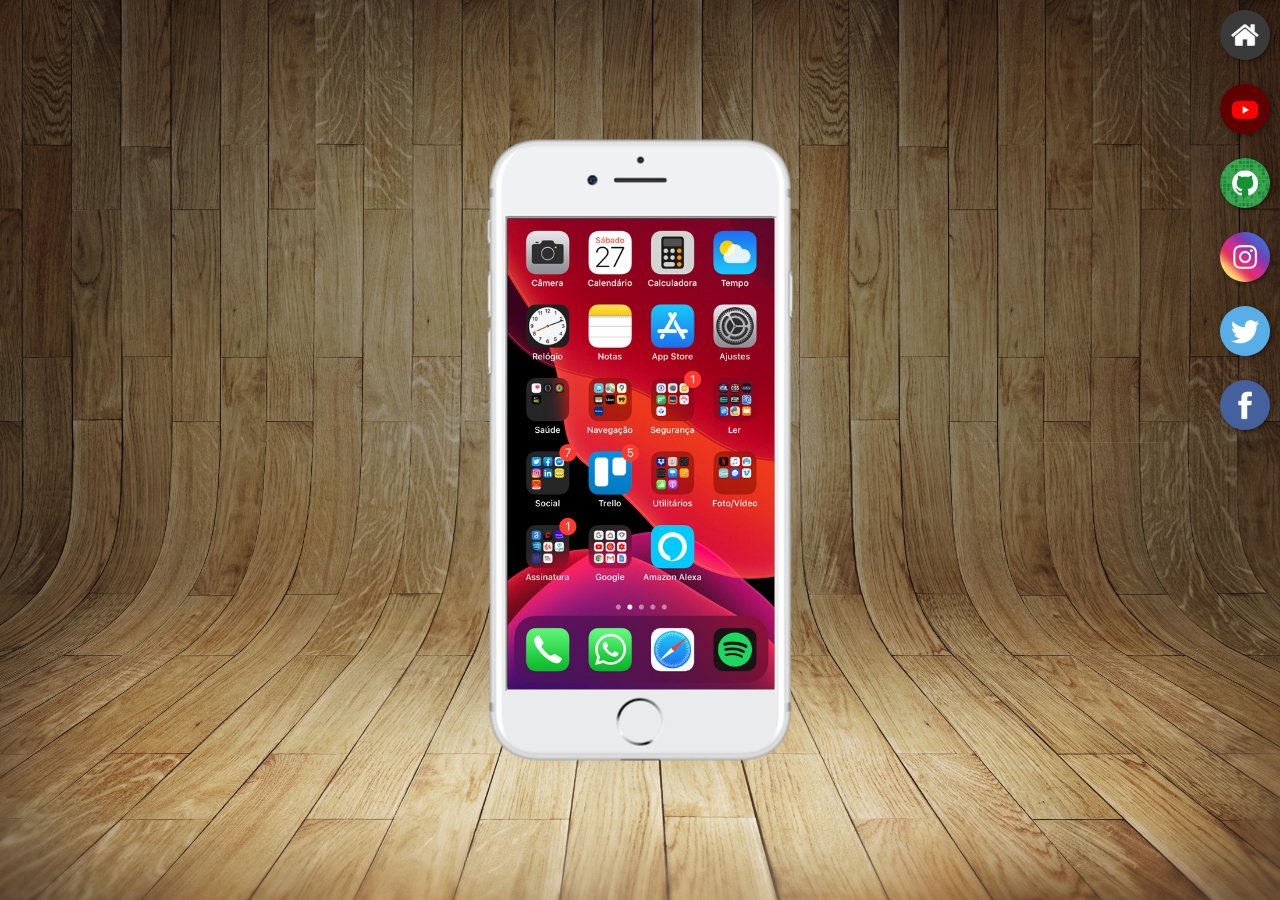
<file: index.html>
<!DOCTYPE html>
<html lang="pt-br">
<head>
    <meta charset="UTF-8">
    <meta http-equiv="X-UA-Compatible" content="IE=edge">
    <meta name="viewport" content="width=device-width, initial-scale=1.0">
    <title>projeto rede sociais</title>
    <link rel="shortcut icon" href="imagens/favicon.ico" type="image/x-icon">
    <link rel="stylesheet" href="style/style.css">
</head>
<body>
    <main>
        <section id="telefone">
            <iframe src="home.html" name="tela" id="tela">
                seu navegador não é compativel
            </iframe>
        </section>
        <section id="redes-sociais">
            <a href="home.html" target="tela"><img src="imagens/imagens/logo-home.jpg" alt="home"></a> <br>
            <a href="youtube.html" target="tela"><img src="imagens/imagens/logo-youtube.jpg" alt="youtube"></a> <br>
            <a href="github.html" target="tela"><img src="imagens/imagens/logo-github.jpg" alt="github"></a> <br>
            <a href="instagram.html" target="tela"><img src="imagens/imagens/logo-instagram.jpg" alt="instagram"></a> <br>
            <a href="twitter.html" target="tela"><img src="imagens/imagens/logo-twitter.jpg" alt="twitter"></a> <br>
            <a href="facebook.html" target="tela"><img src="imagens/imagens/logo-facebook.jpg" alt="facebook"></a> <br>
        </section>
    </main>
</body>
</html>
</file>
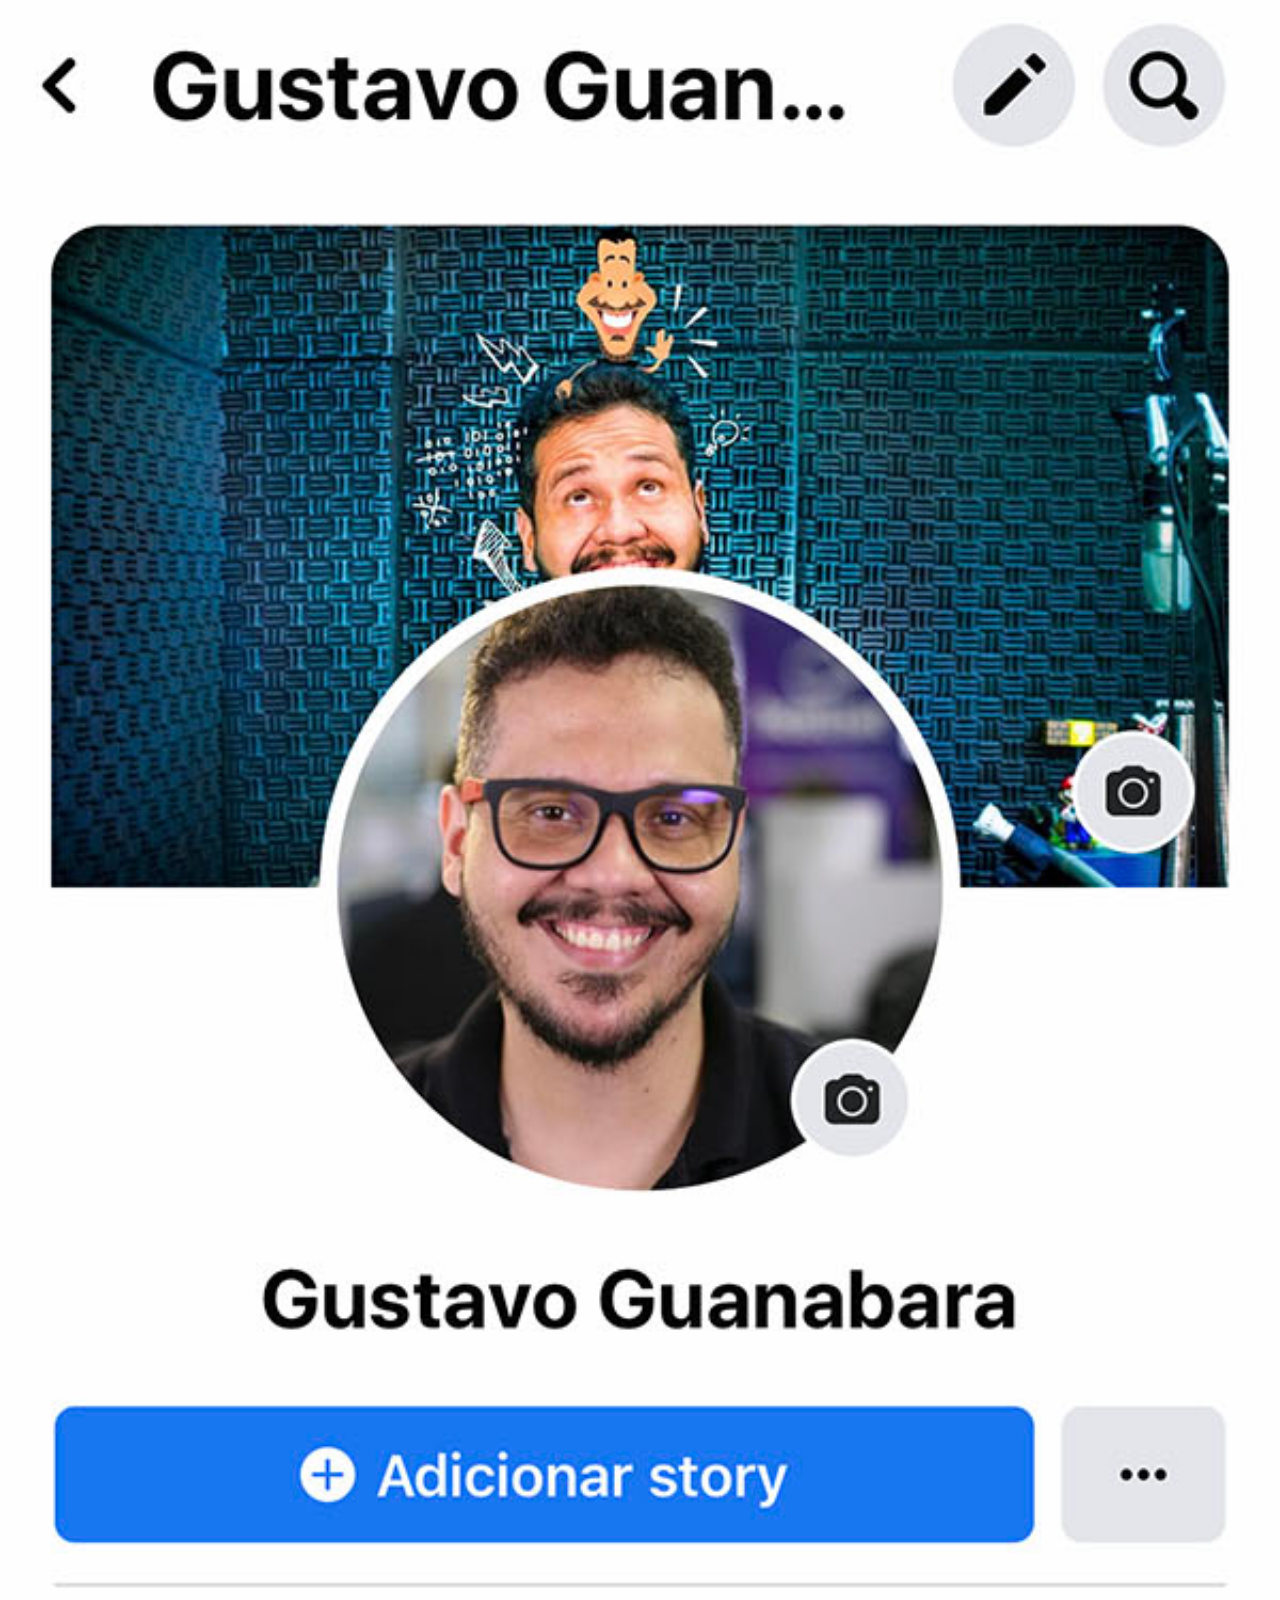
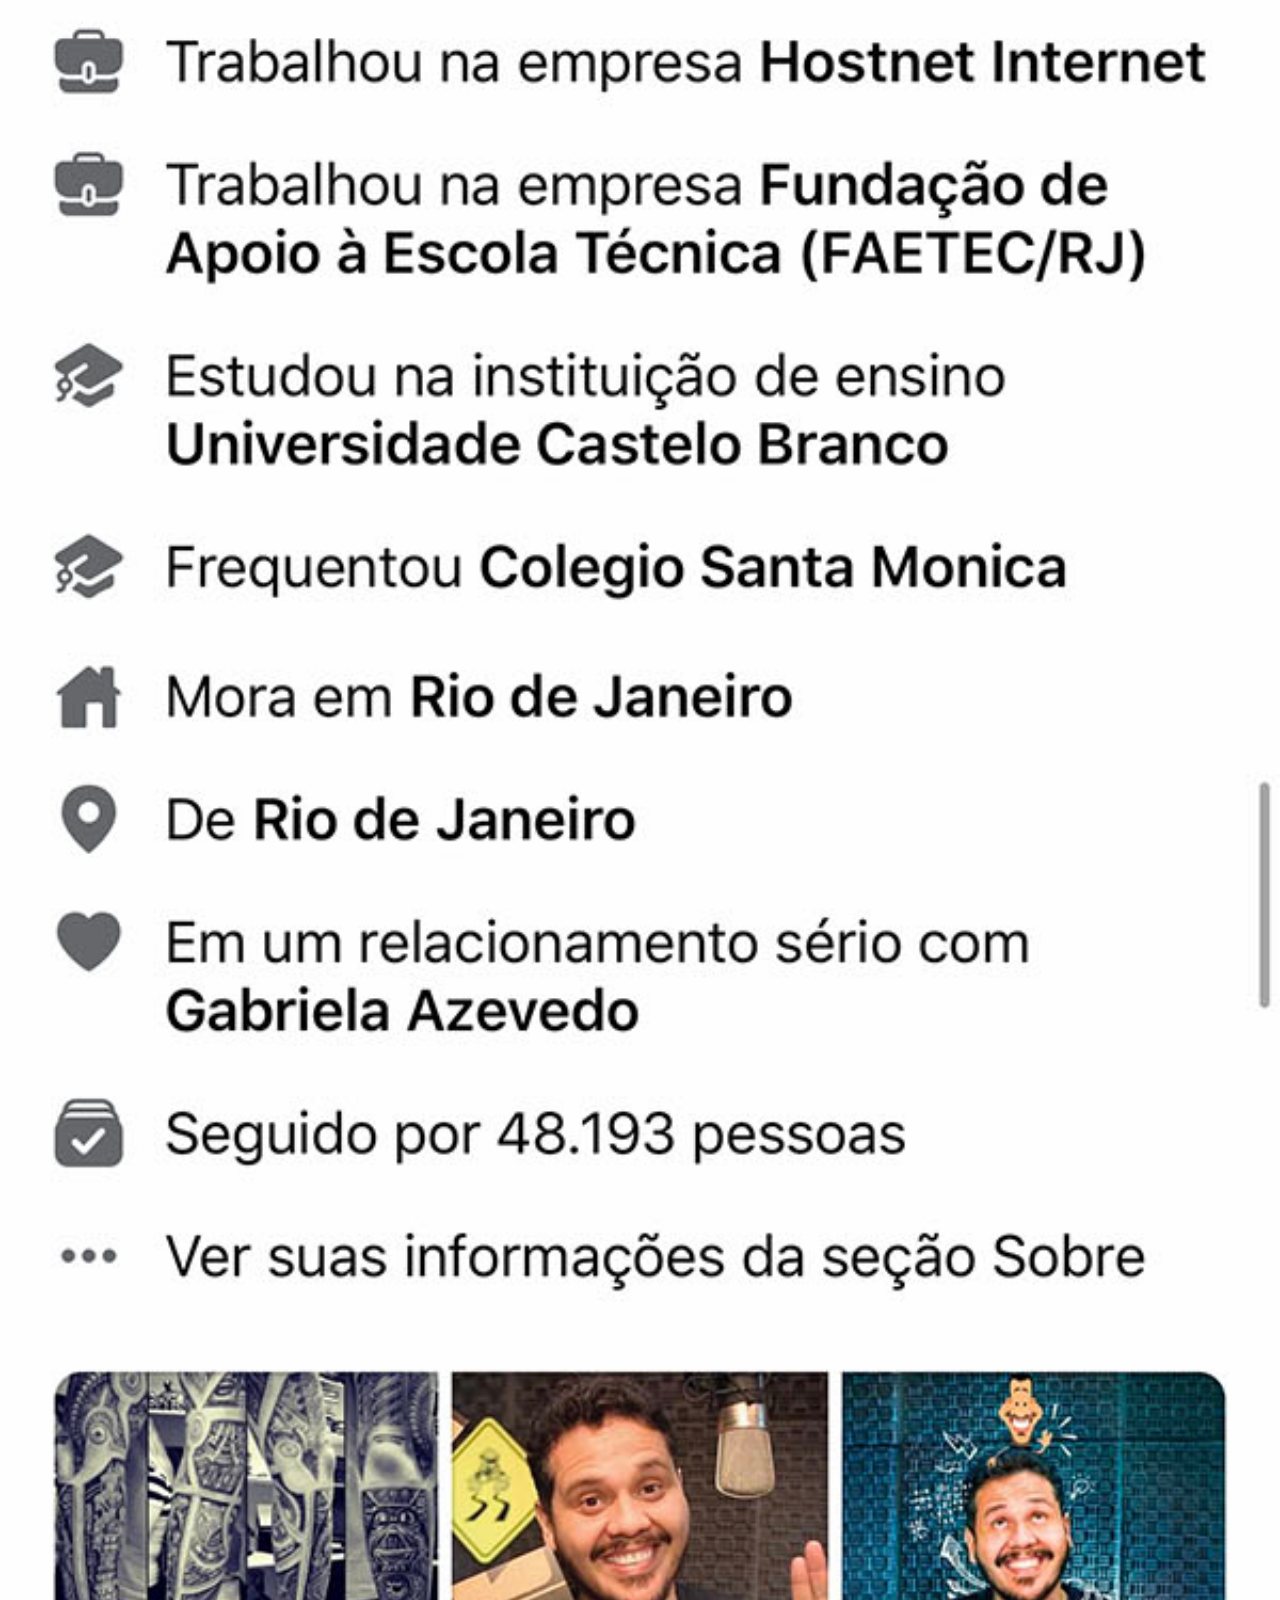
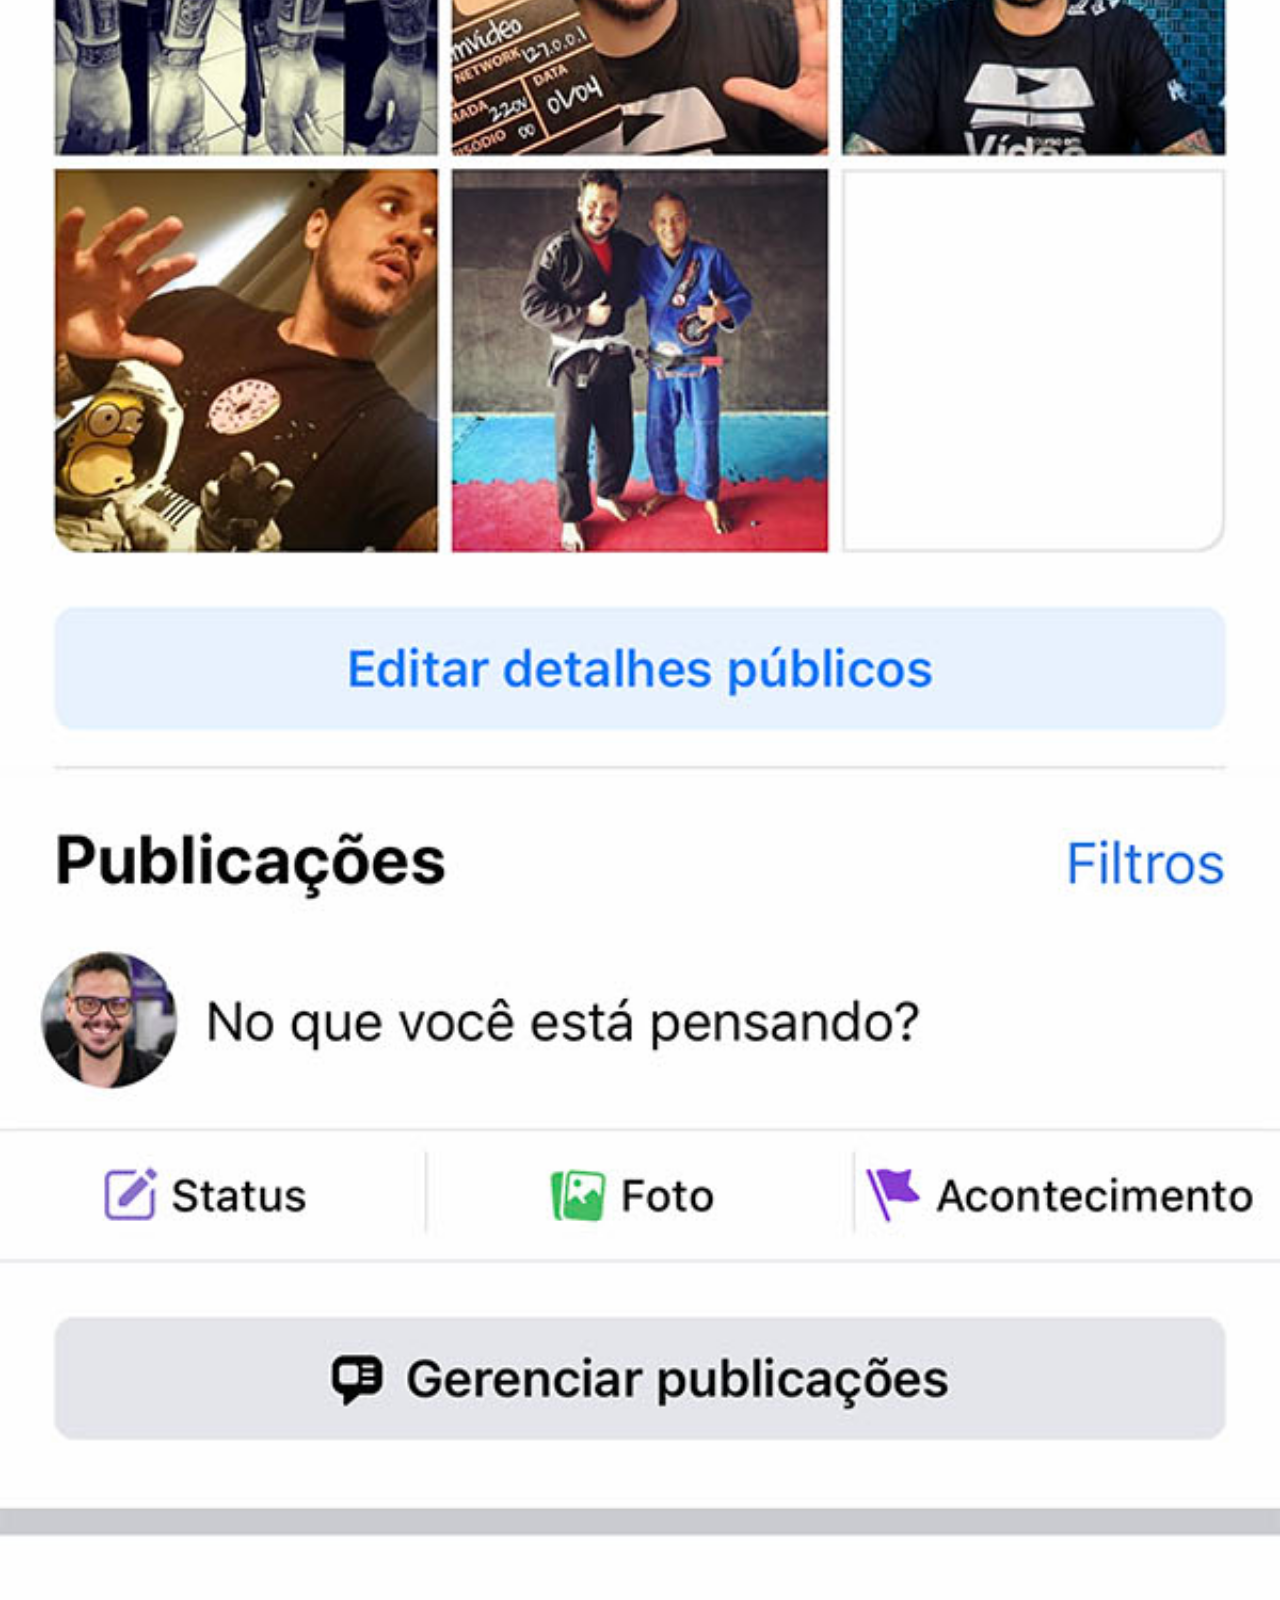
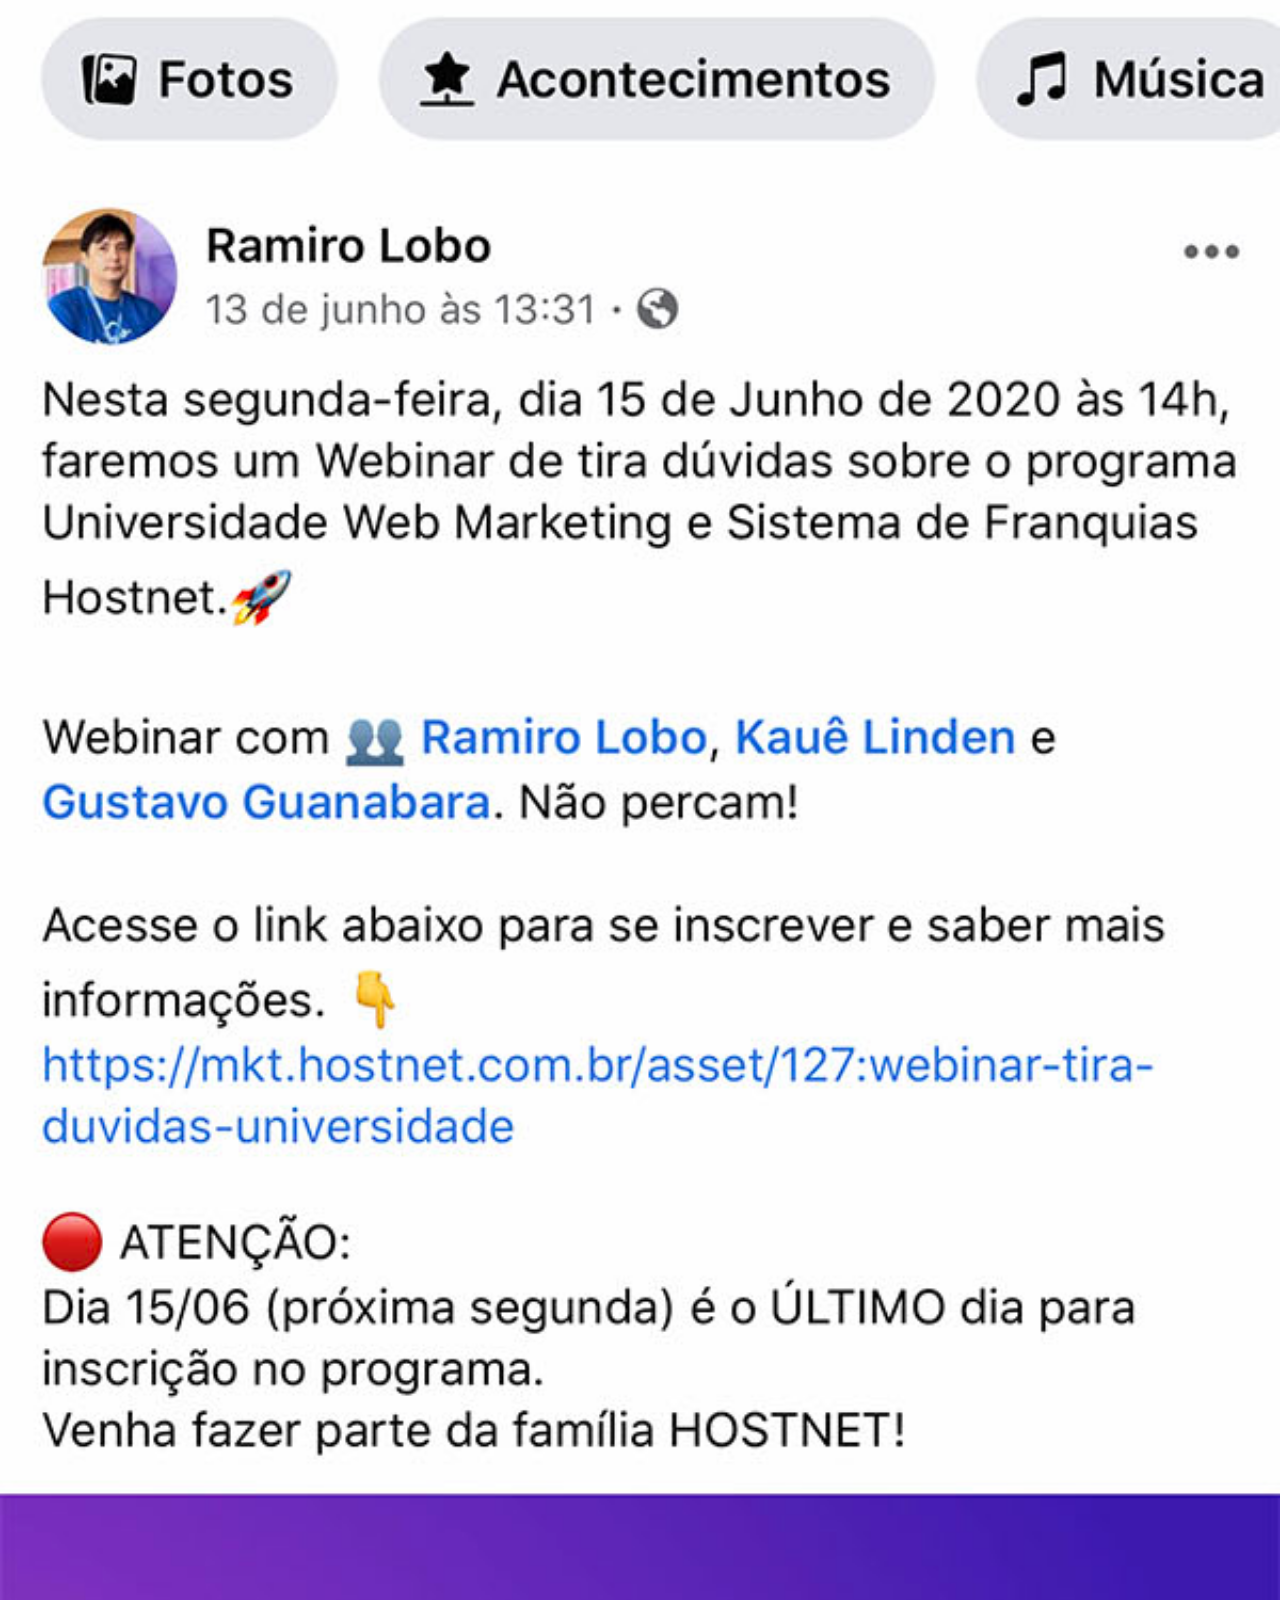
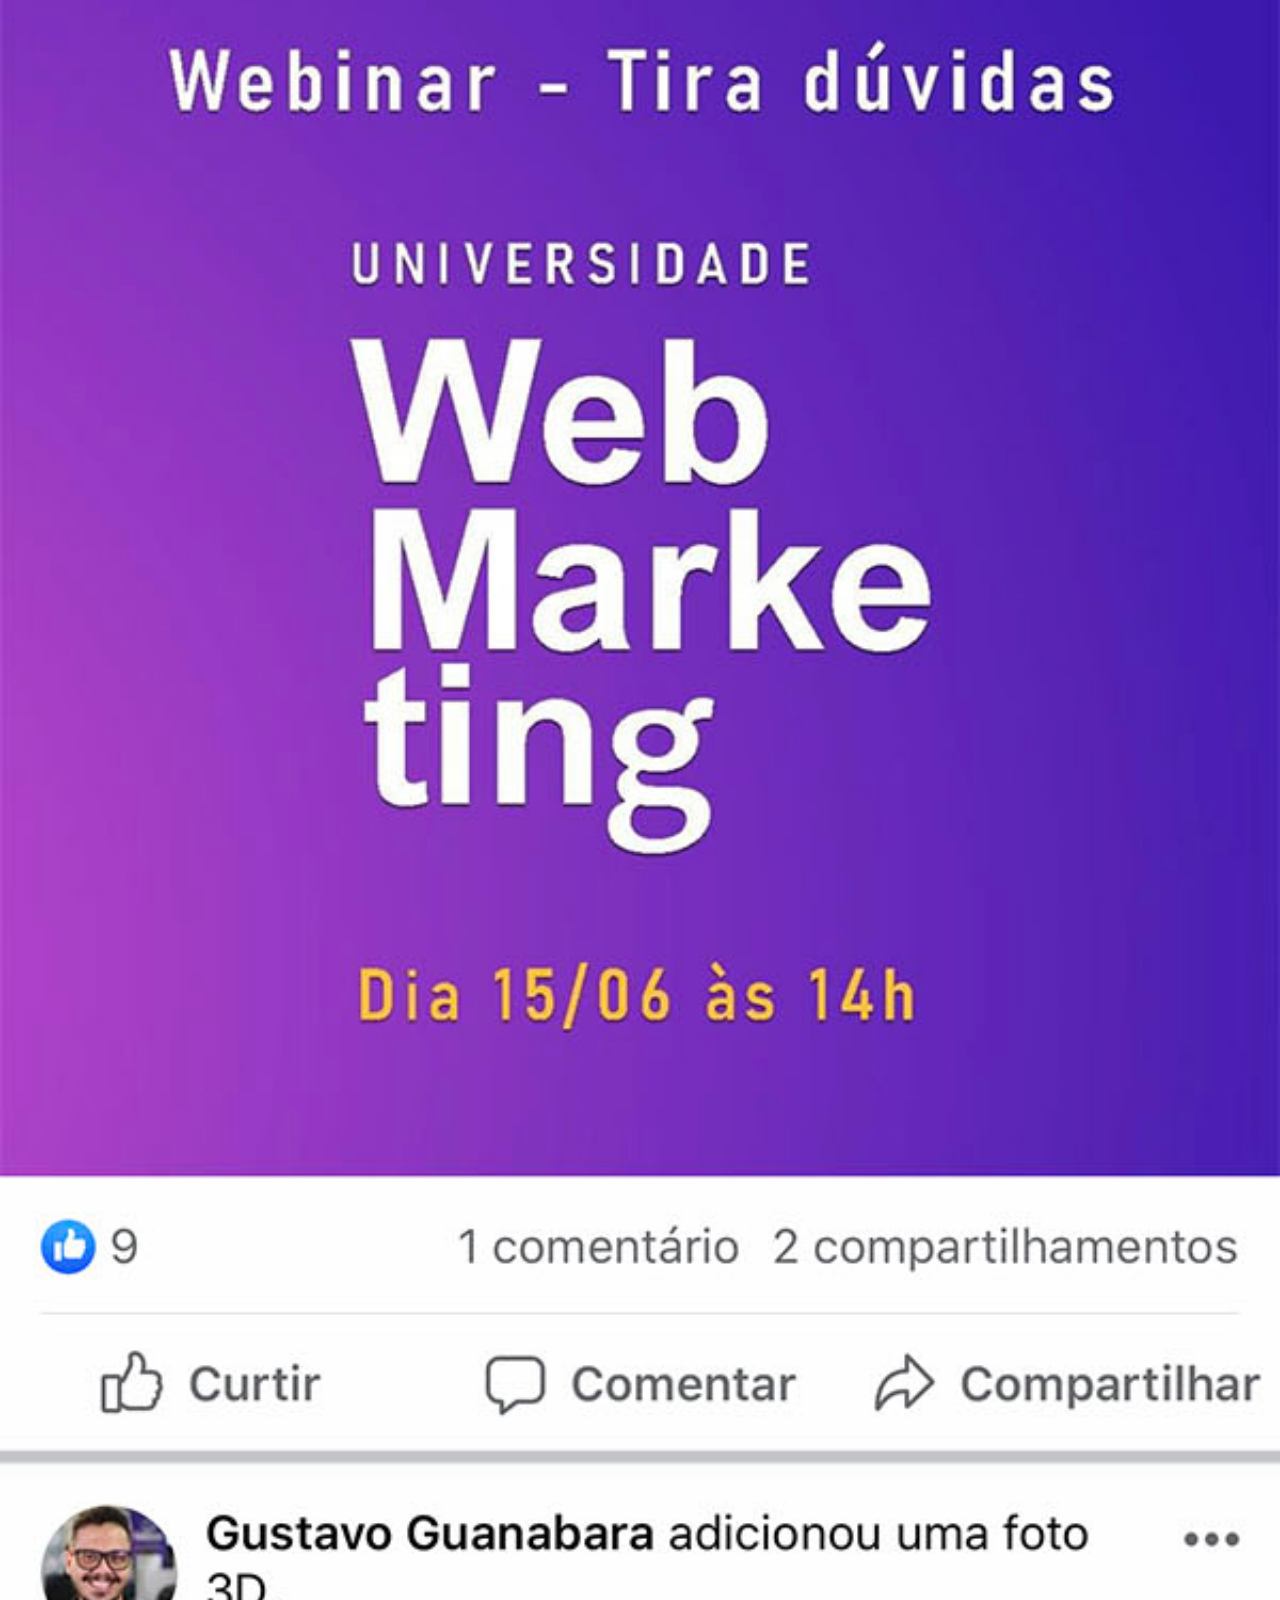
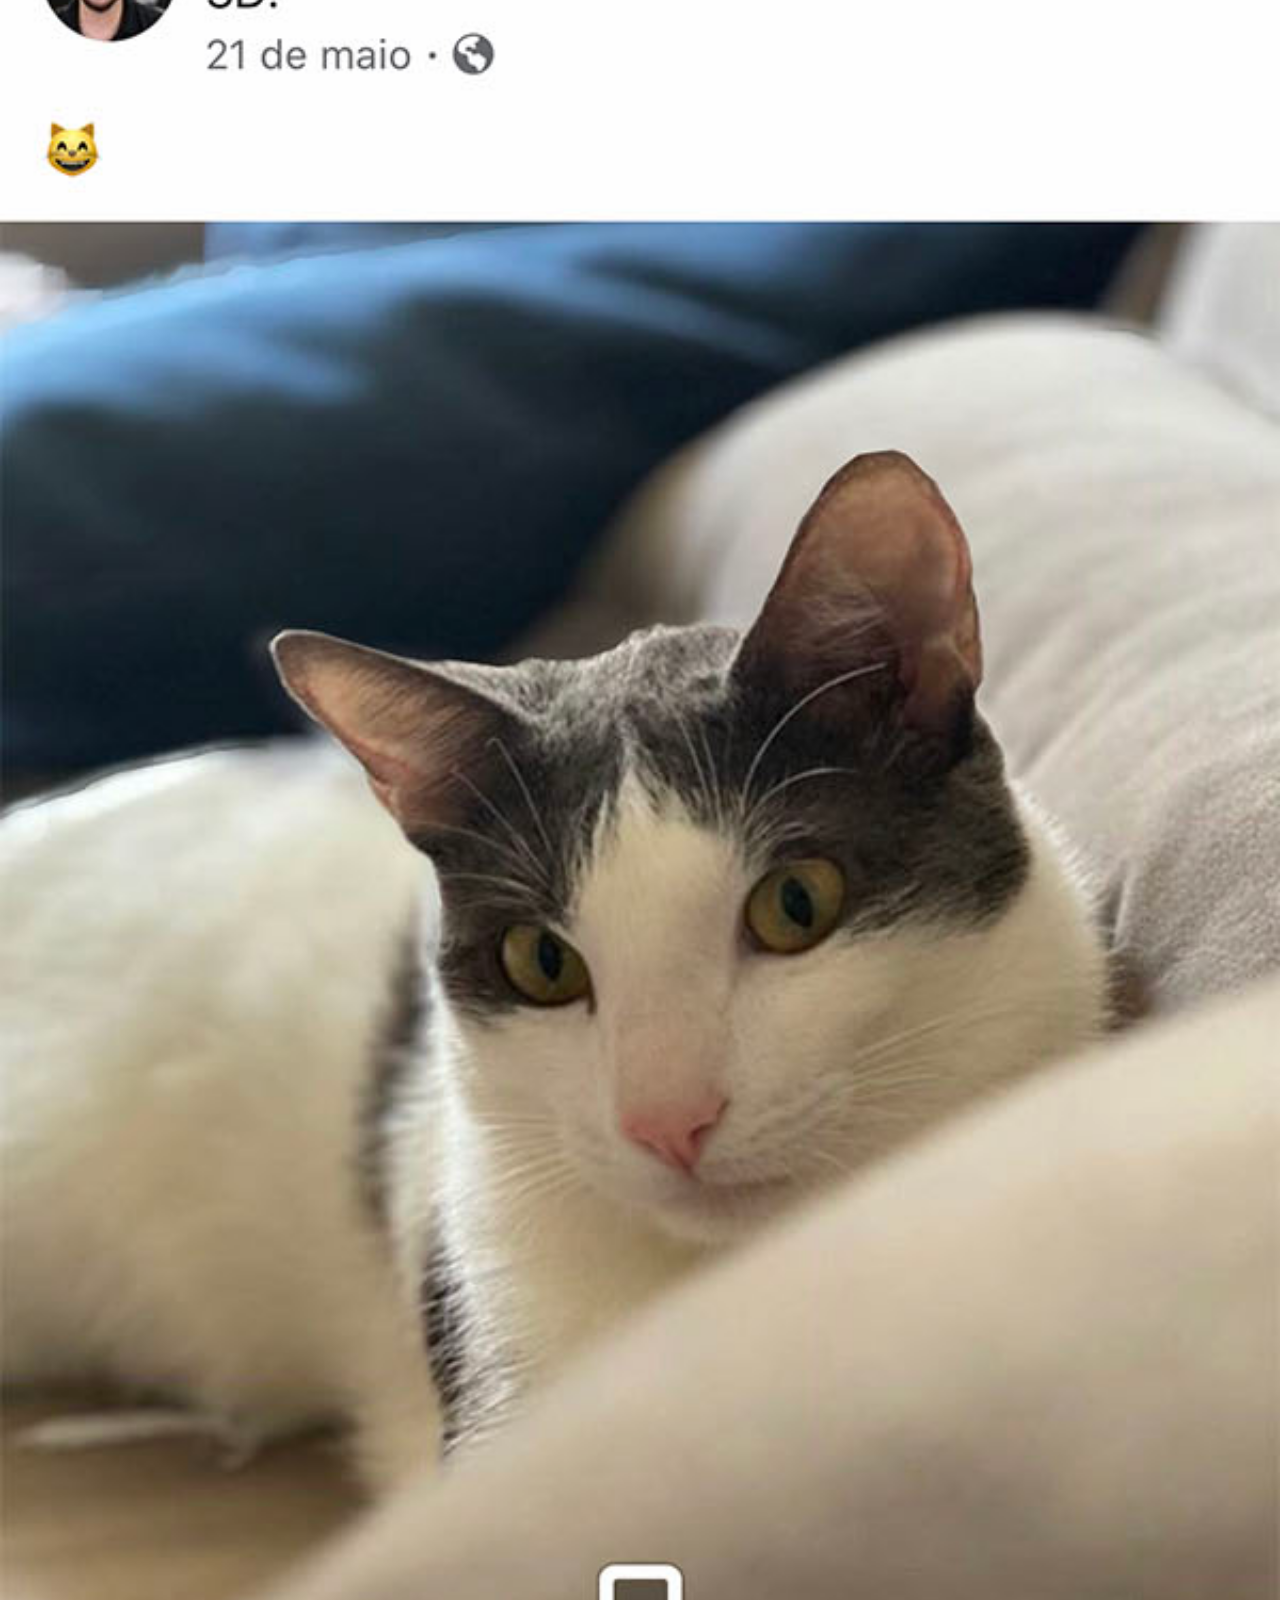
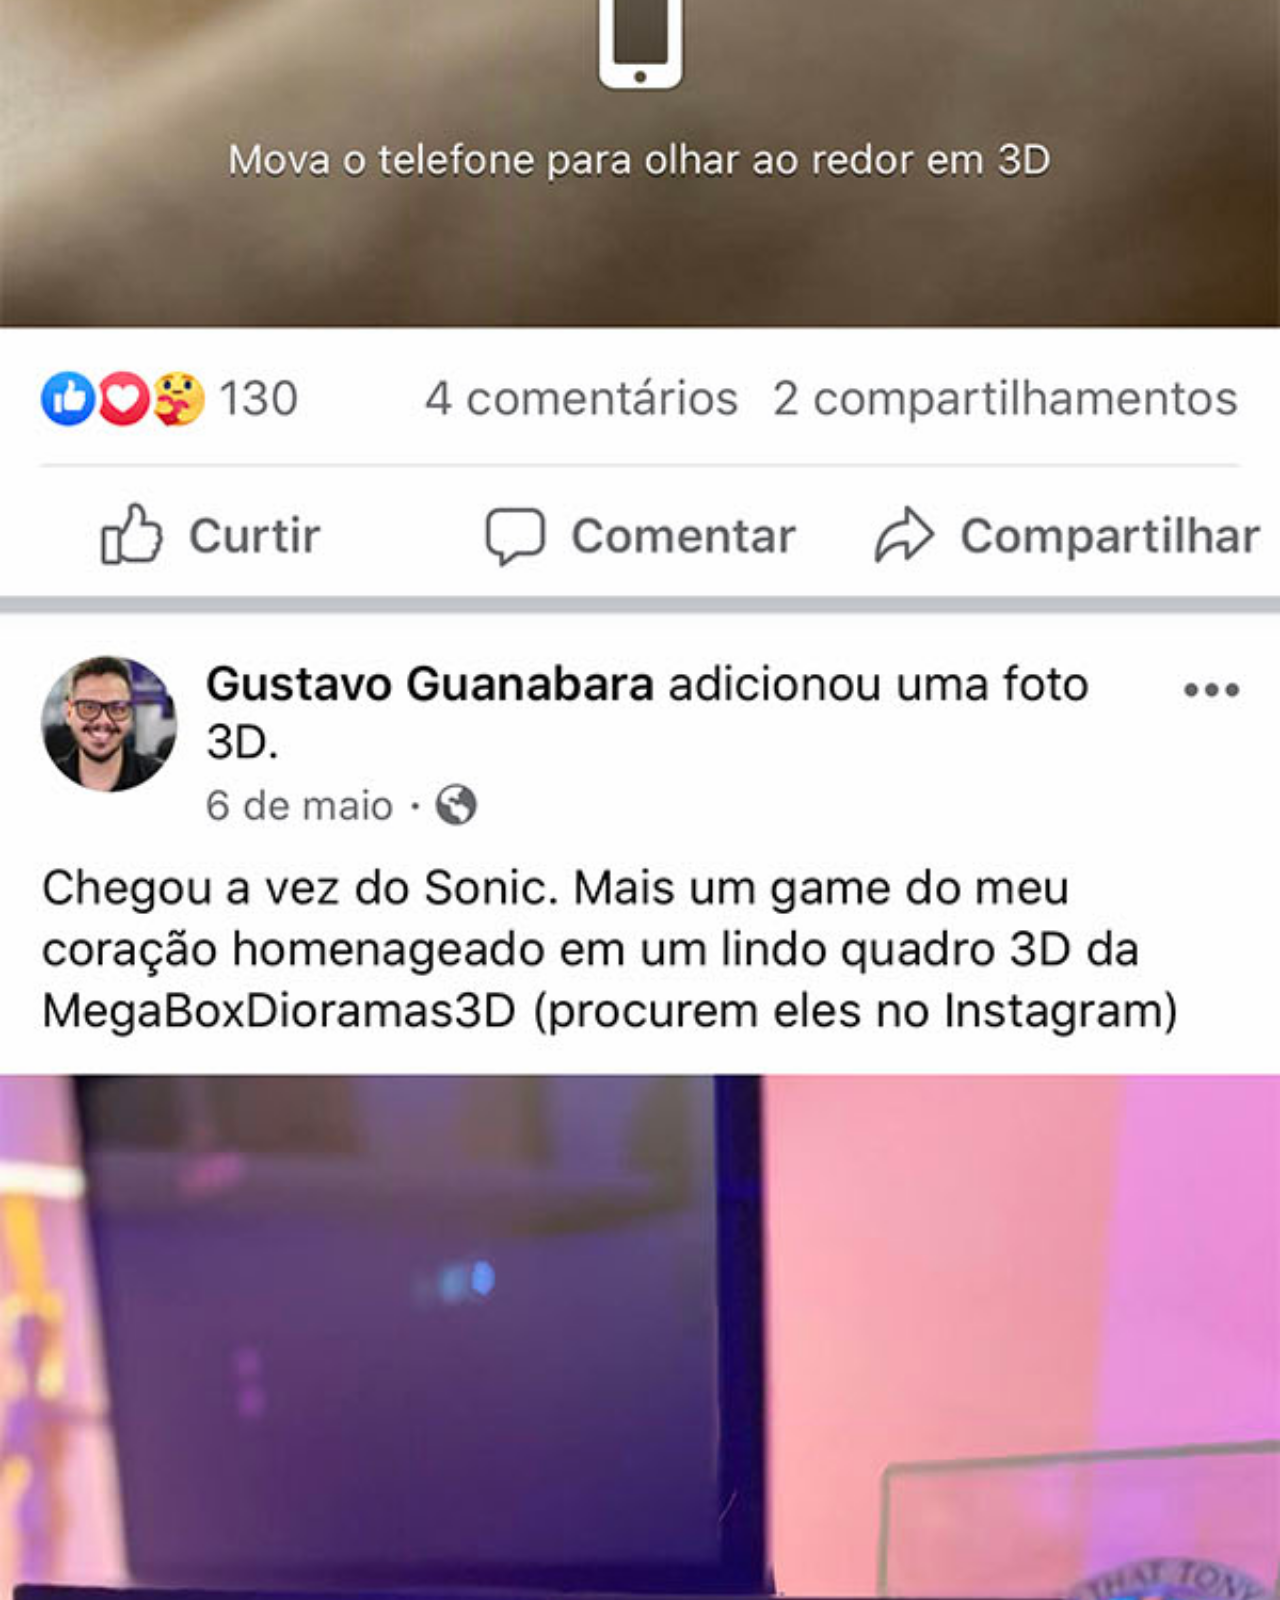
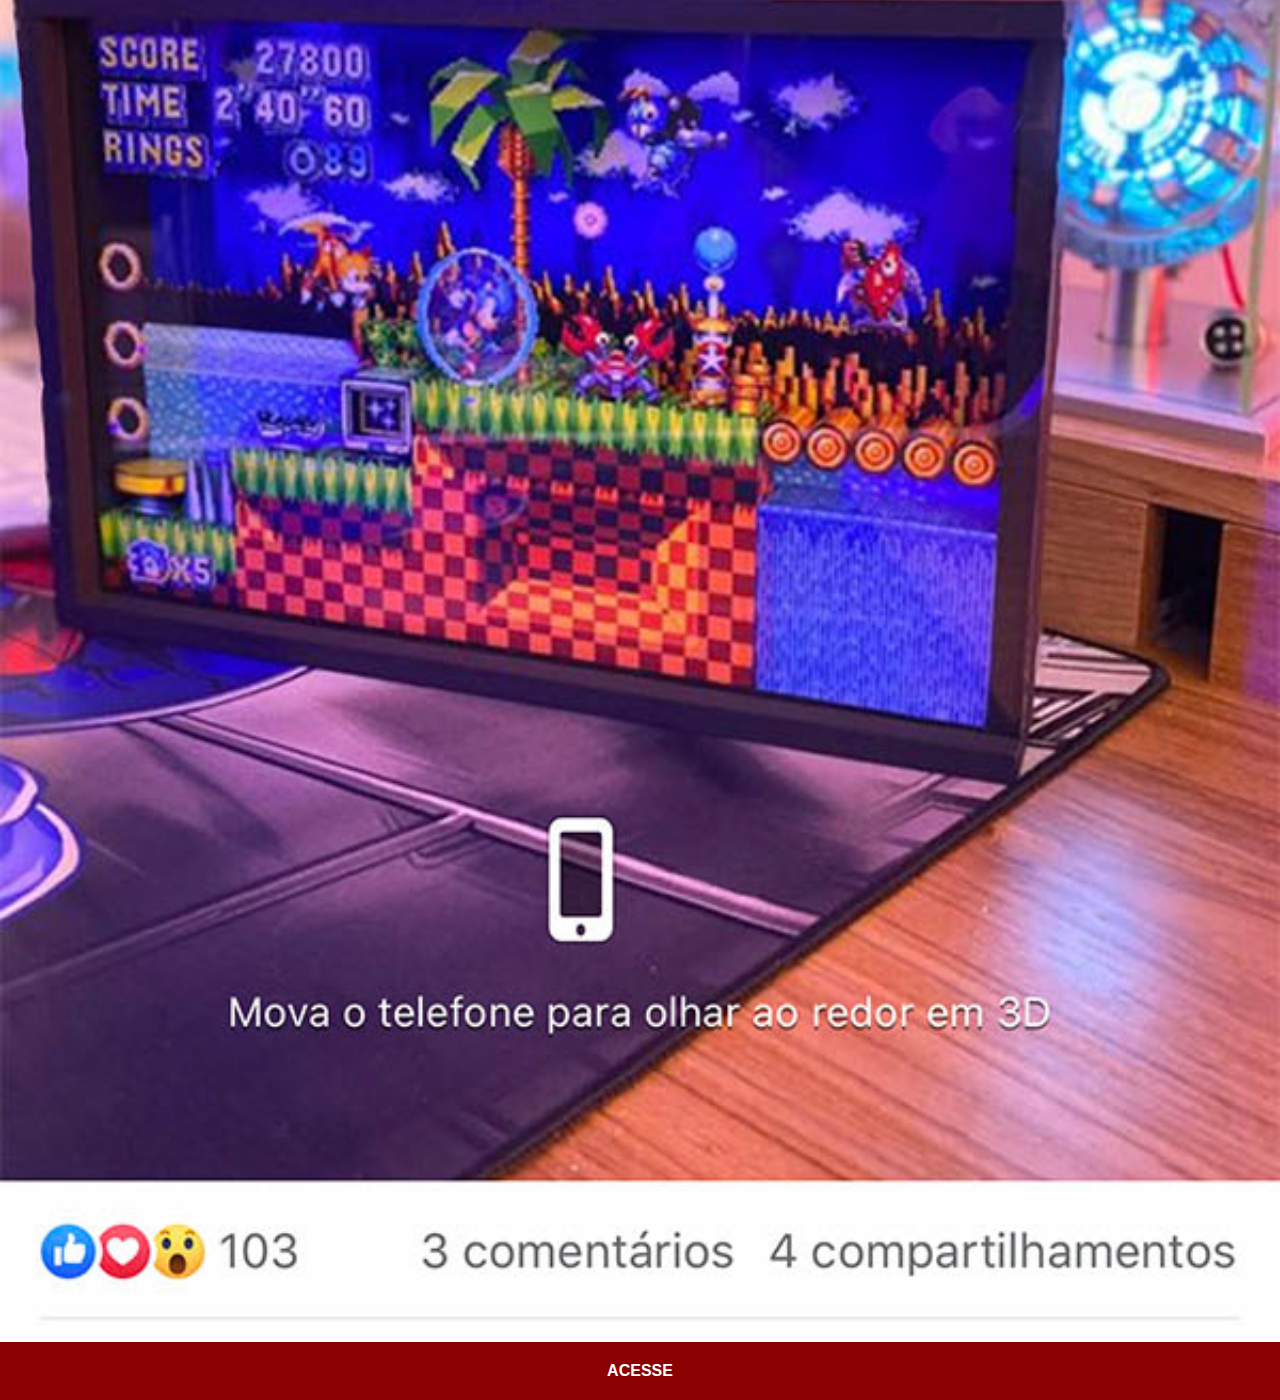
<file: facebook.html>
<!DOCTYPE html>
<html lang="pt-br">
<head>
    <meta charset="UTF-8">
    <meta http-equiv="X-UA-Compatible" content="IE=edge">
    <meta name="viewport" content="width=device-width, initial-scale=1.0">
    <title>Facebook</title>
    <link rel="stylesheet" href="style/social.css">
</head>
<body>
    <img src="imagens/imagens/tela-facebook.jpg" alt="Facebook">

    <a href="https://www.facebook.com/gustavoguanabara/" target="_blank">ACESSE</a>
</body>
</html>
</file>
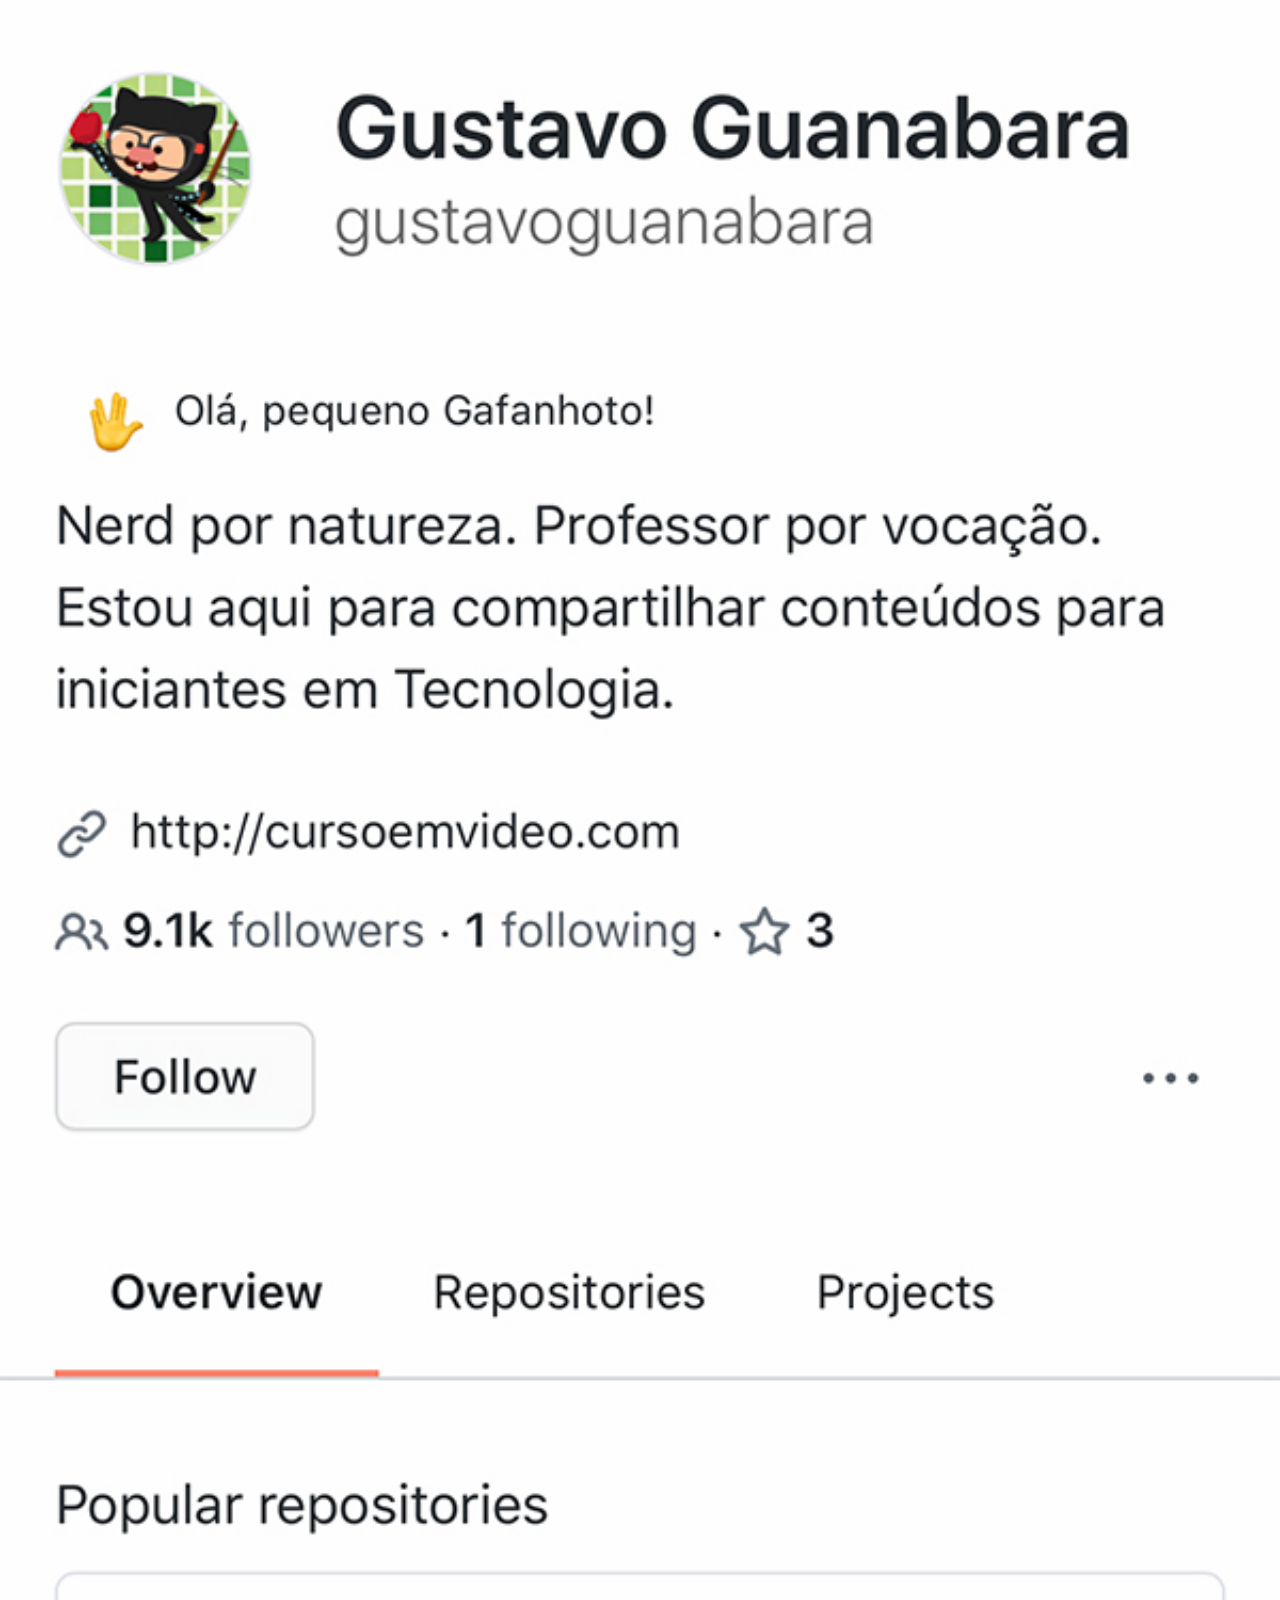
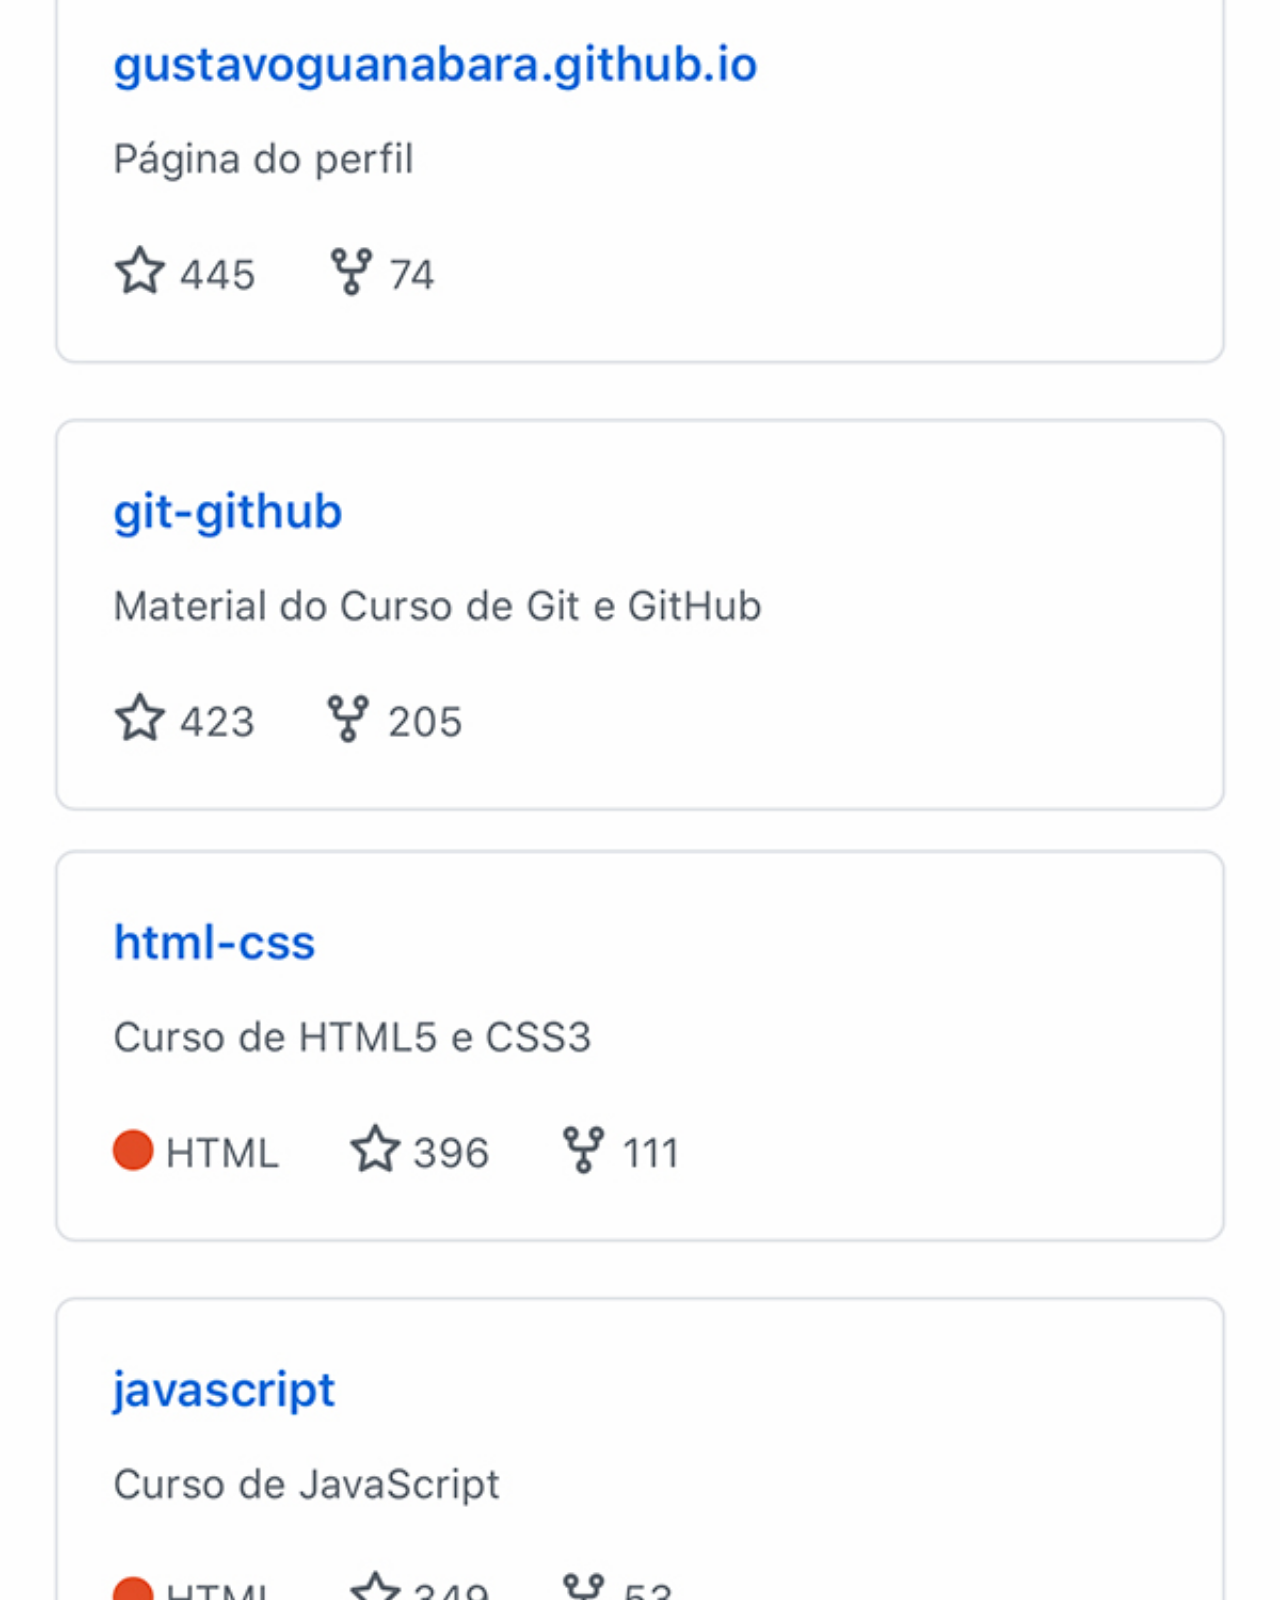
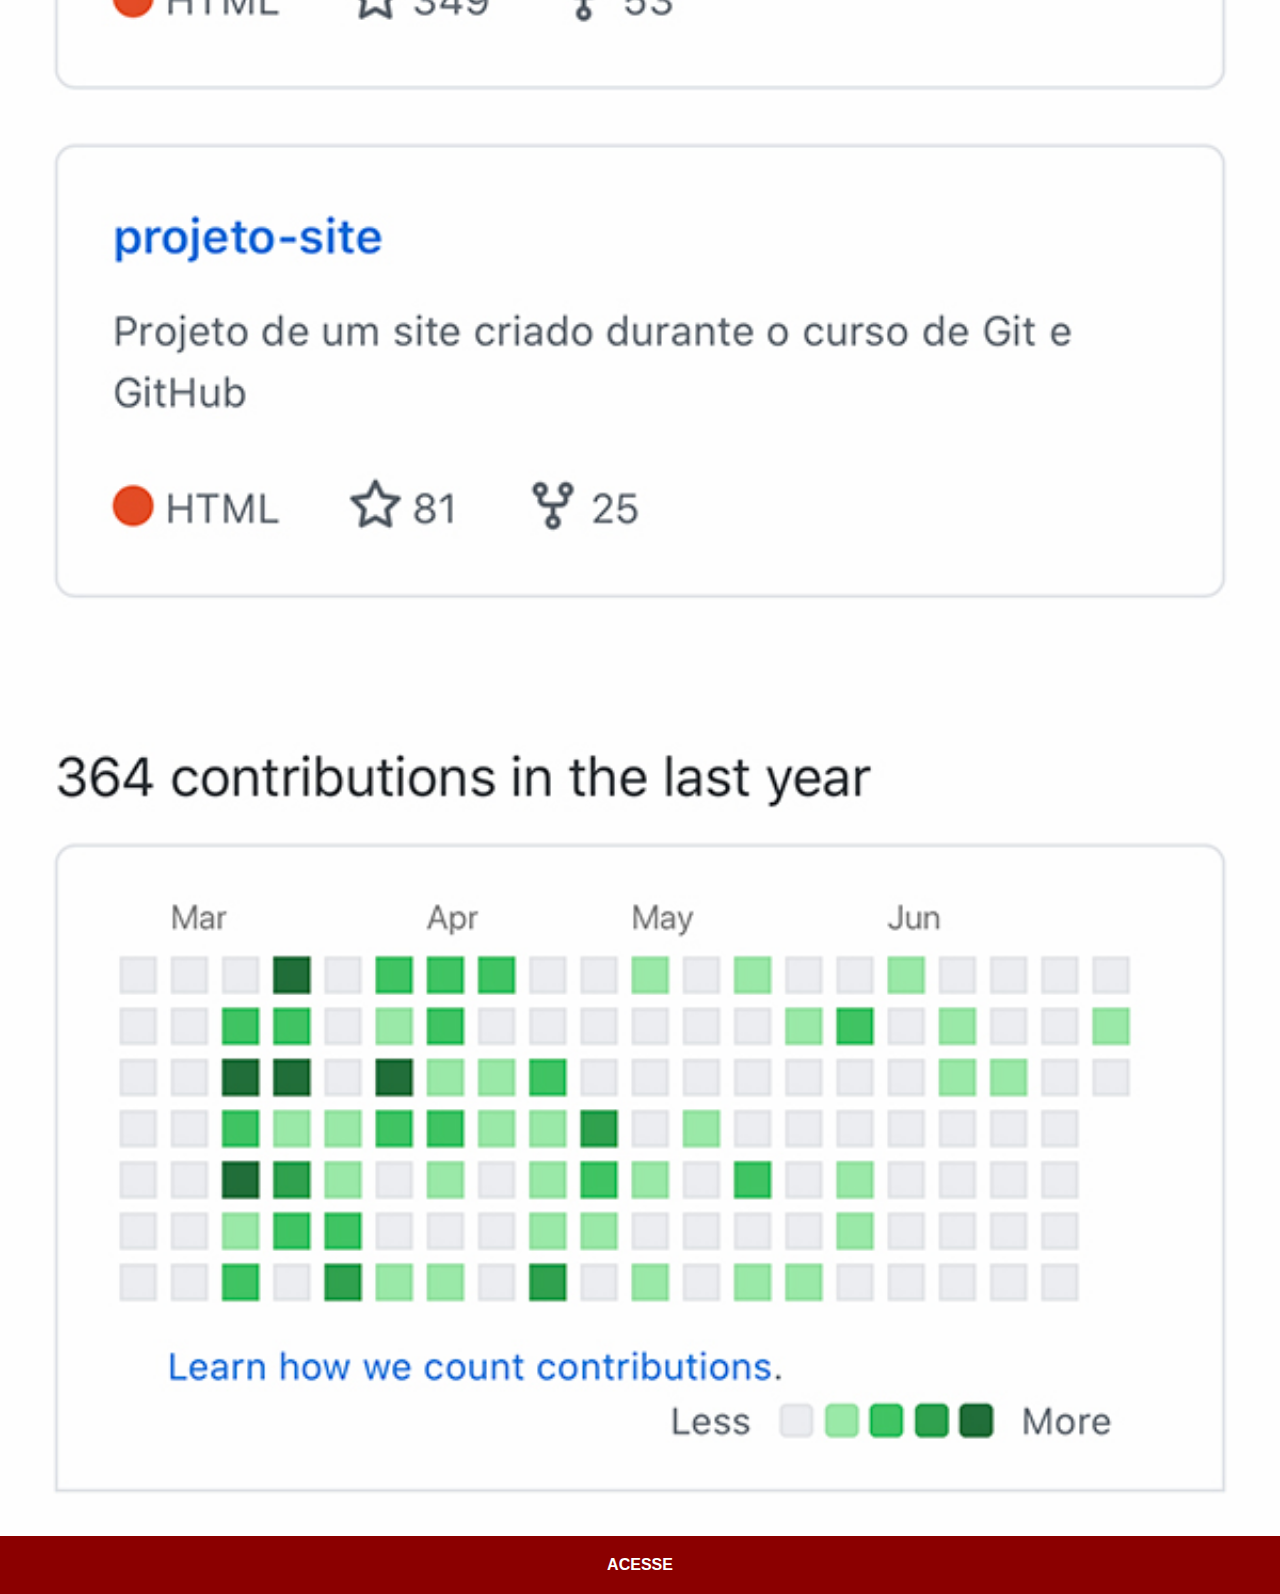
<file: github.html>
<!DOCTYPE html>
<html lang="pt-br">
<head>
    <meta charset="UTF-8">
    <meta http-equiv="X-UA-Compatible" content="IE=edge">
    <meta name="viewport" content="width=device-width, initial-scale=1.0">
    <title>Document</title>
    <link rel="stylesheet" href="style/social.css">
</head>
<body>
    <img src="imagens/imagens/tela-github.jpg" alt="">

    <a href="https://gustavoguanabara.github.io/" target="_blank">ACESSE</a>
</body>
</html>
</file>
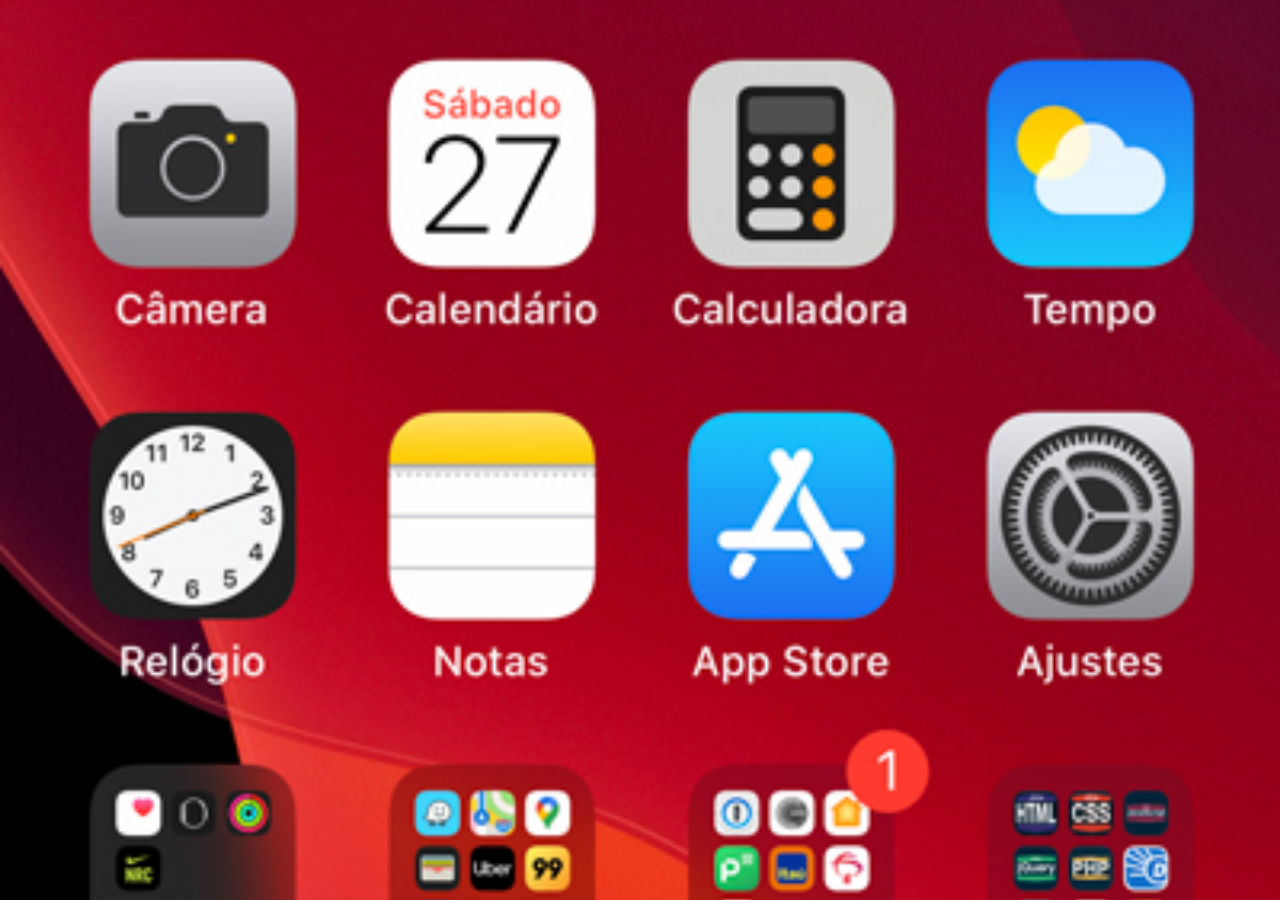
<file: home.html>
<!DOCTYPE html>
<html lang="pt-br">
<head>
    <meta charset="UTF-8">
    <meta http-equiv="X-UA-Compatible" content="IE=edge">
    <meta name="viewport" content="width=device-width, initial-scale=1.0">
    <title>home</title>
</head>
<style>
    * {
        margin: 0px;
        padding: 0px;
    }
    body {
        height: 100vh;
        width: 100vw;
        background: black url(imagens/imagens/tela-home.jpg) no-repeat top center;
        background-size: cover;
    }
</style>
<body>
    
</body>
</html>
</file>
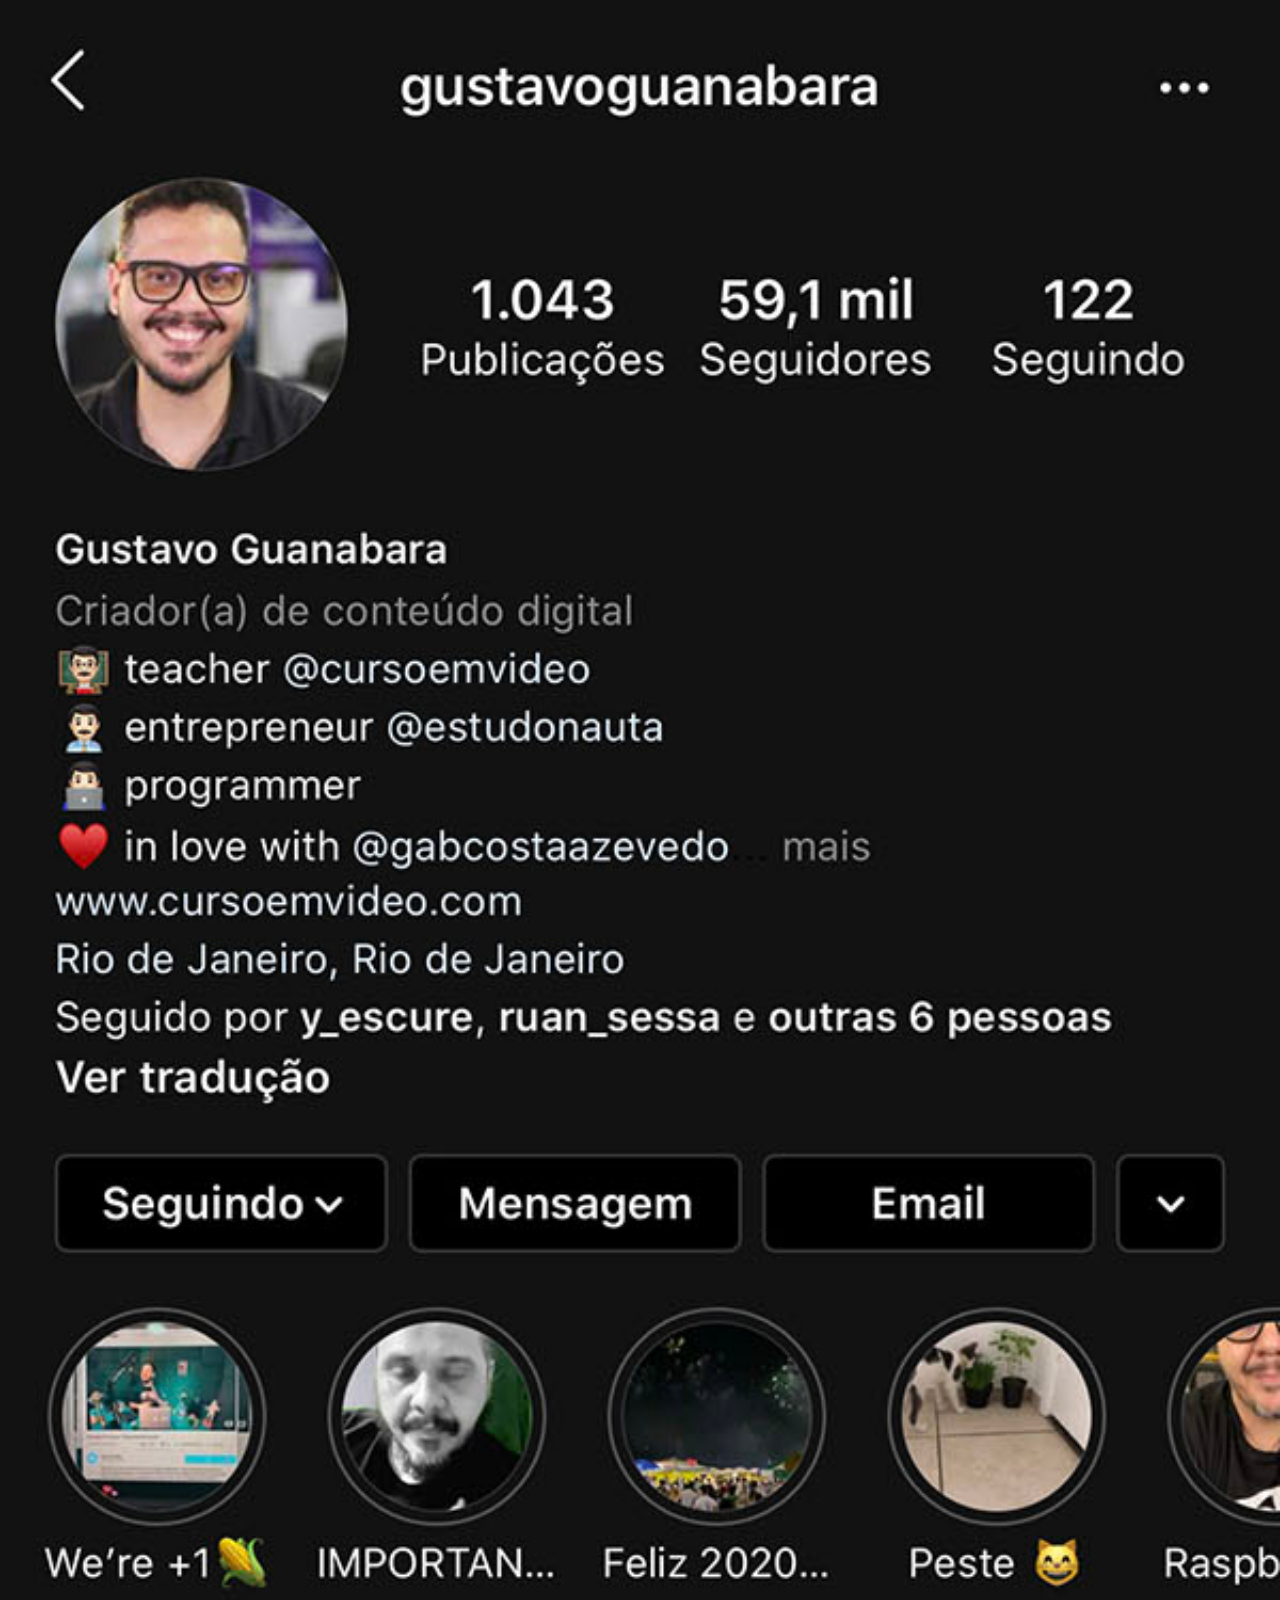
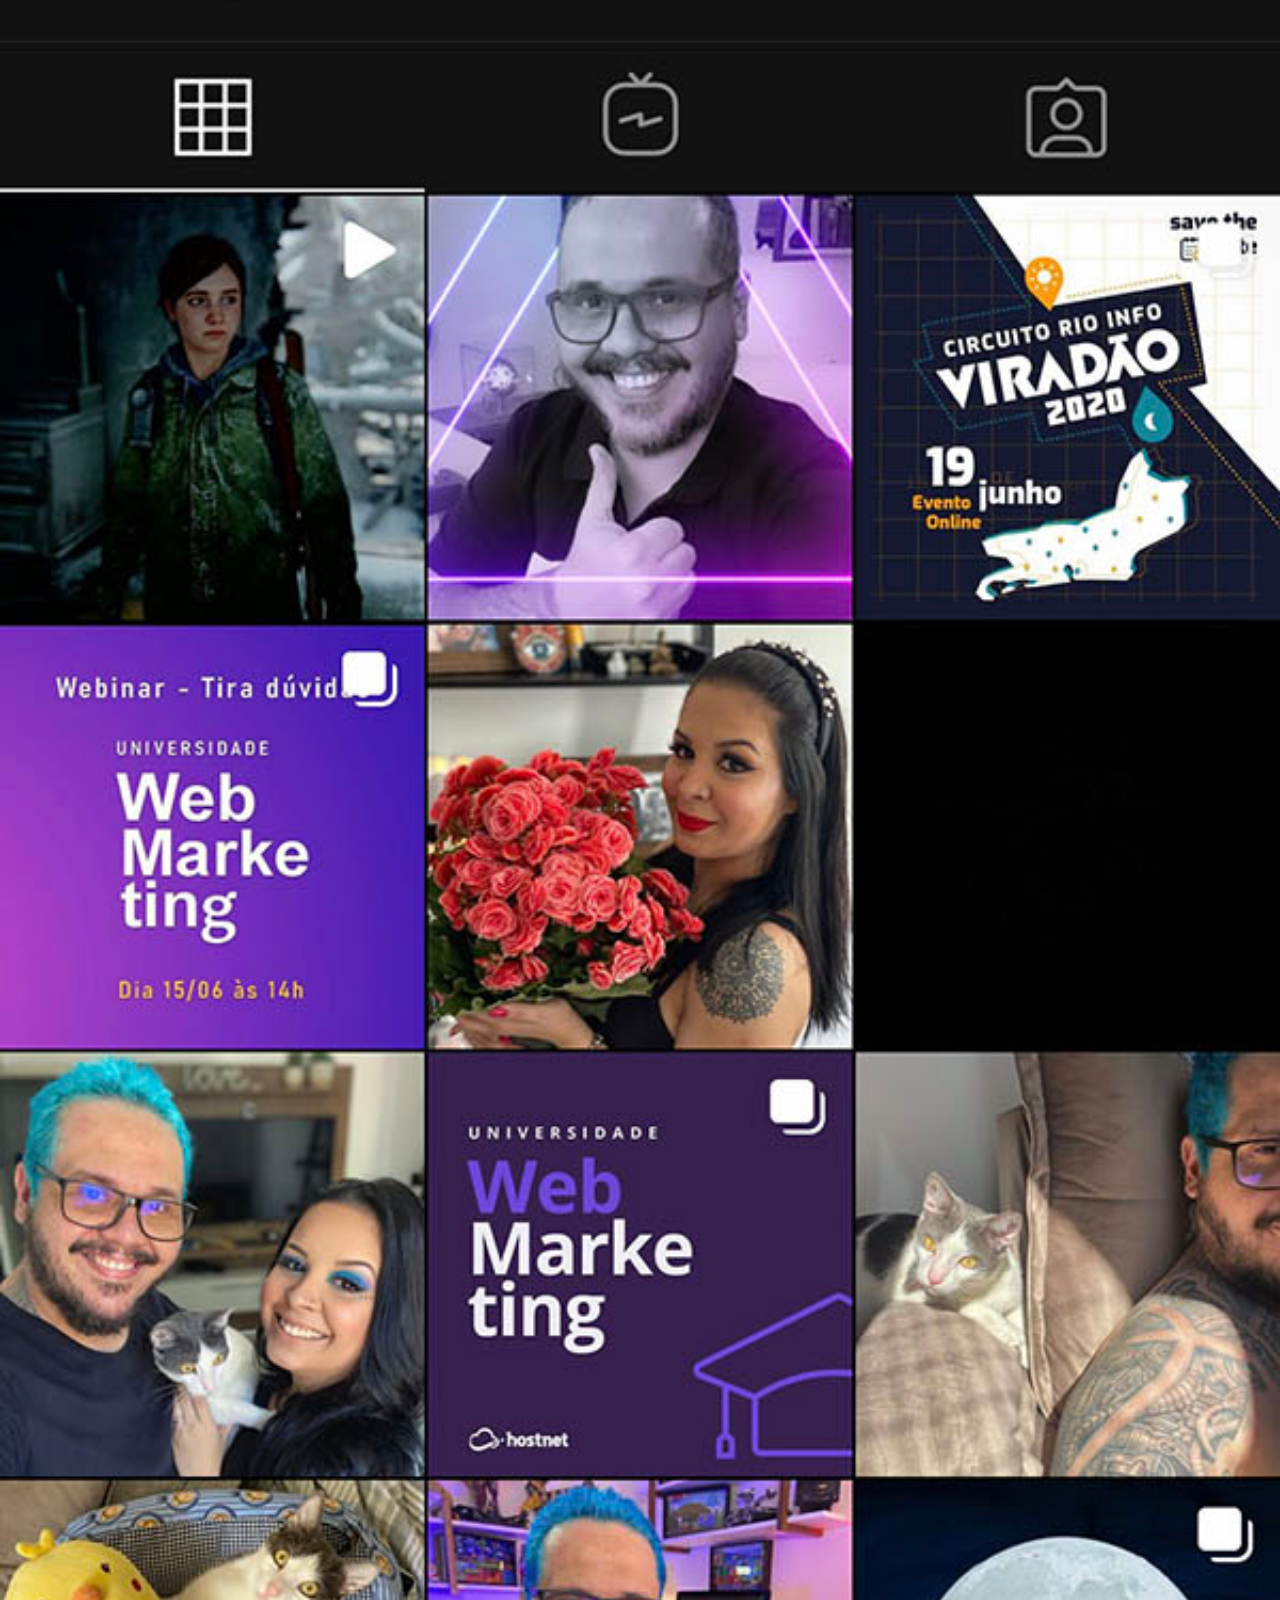
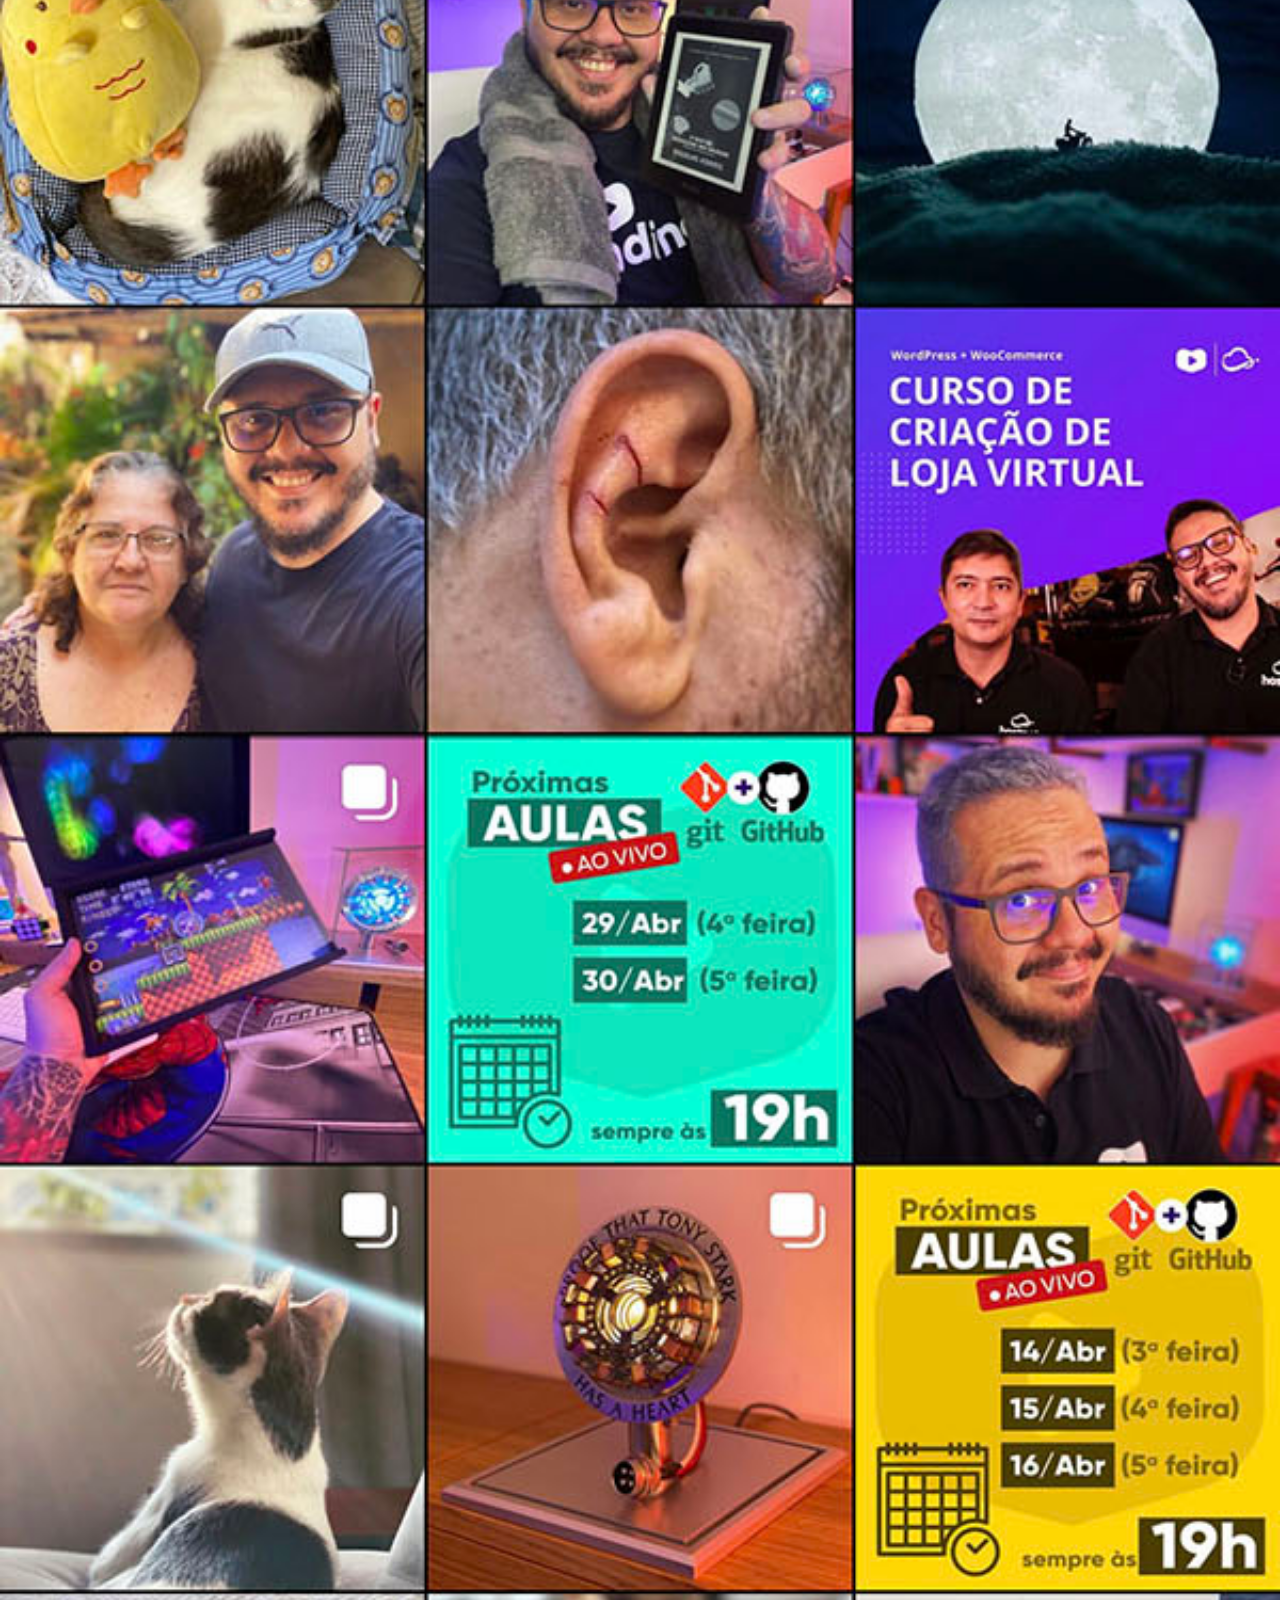
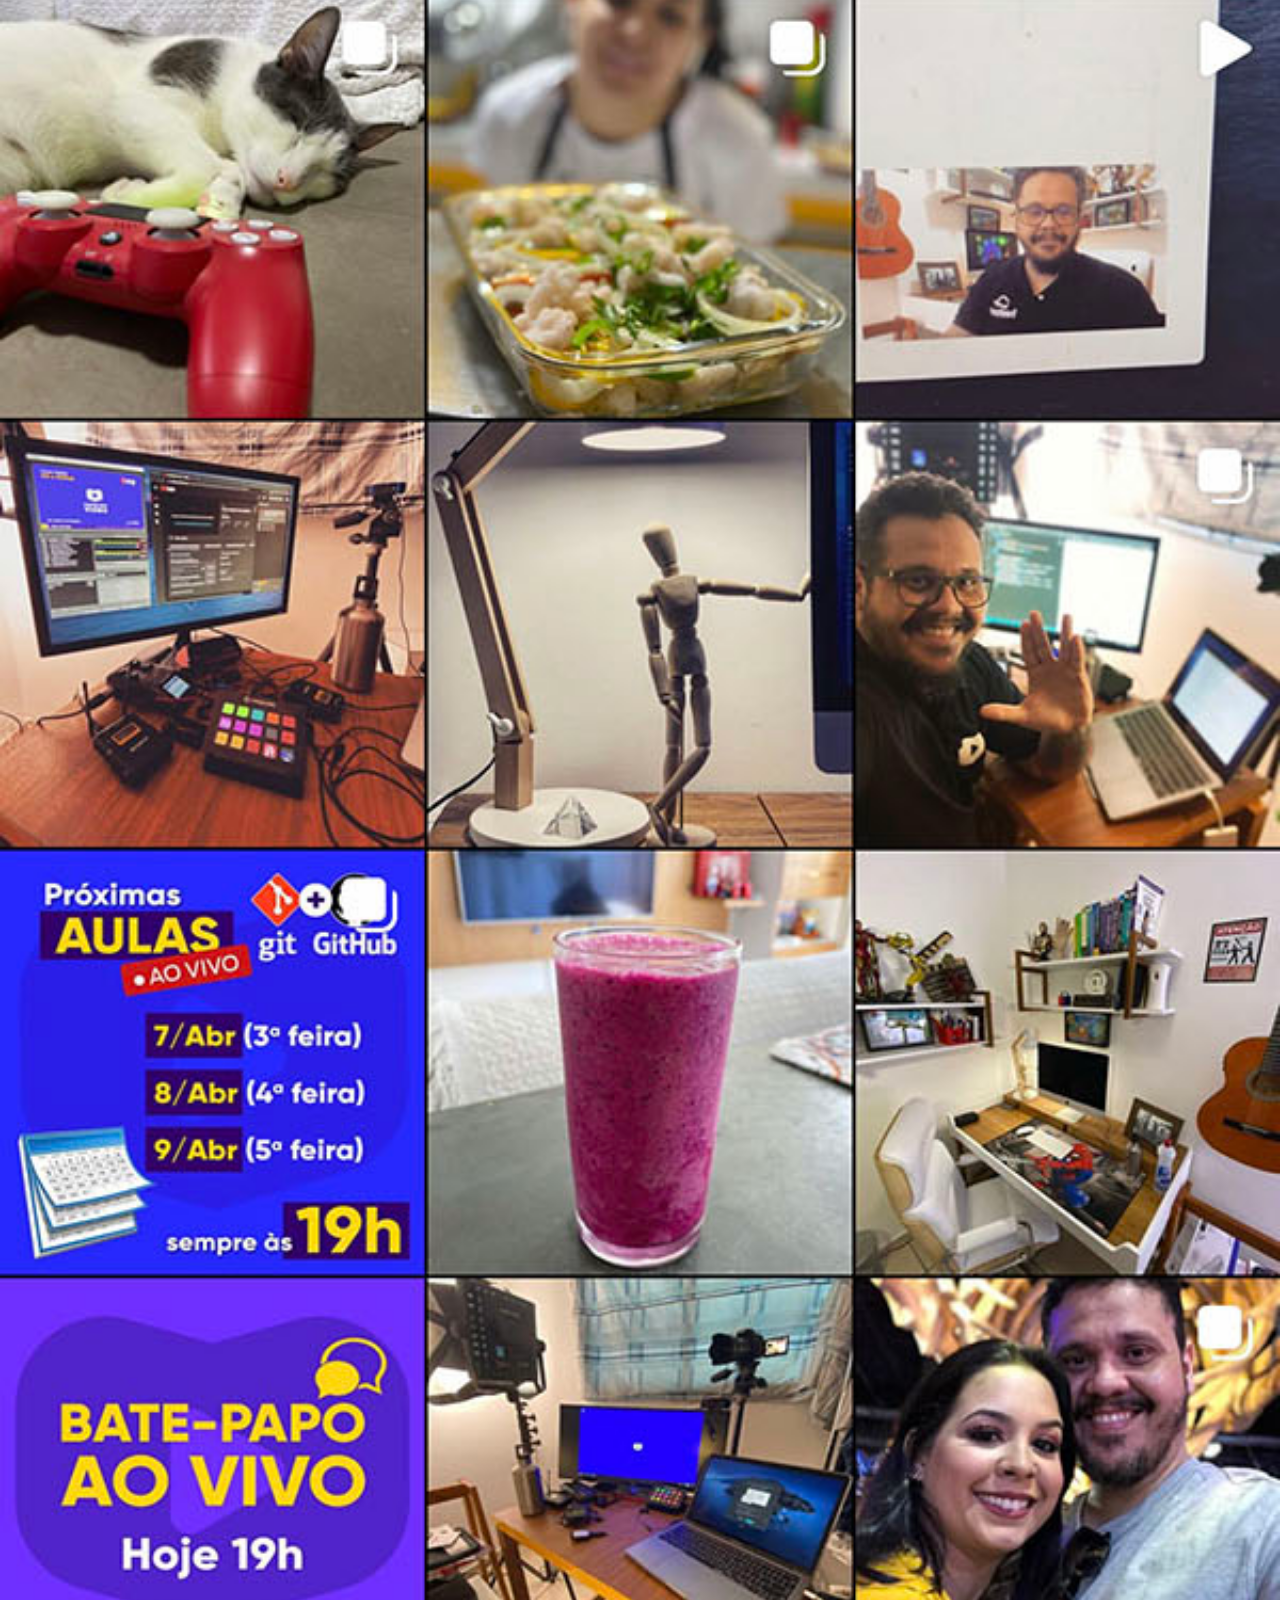
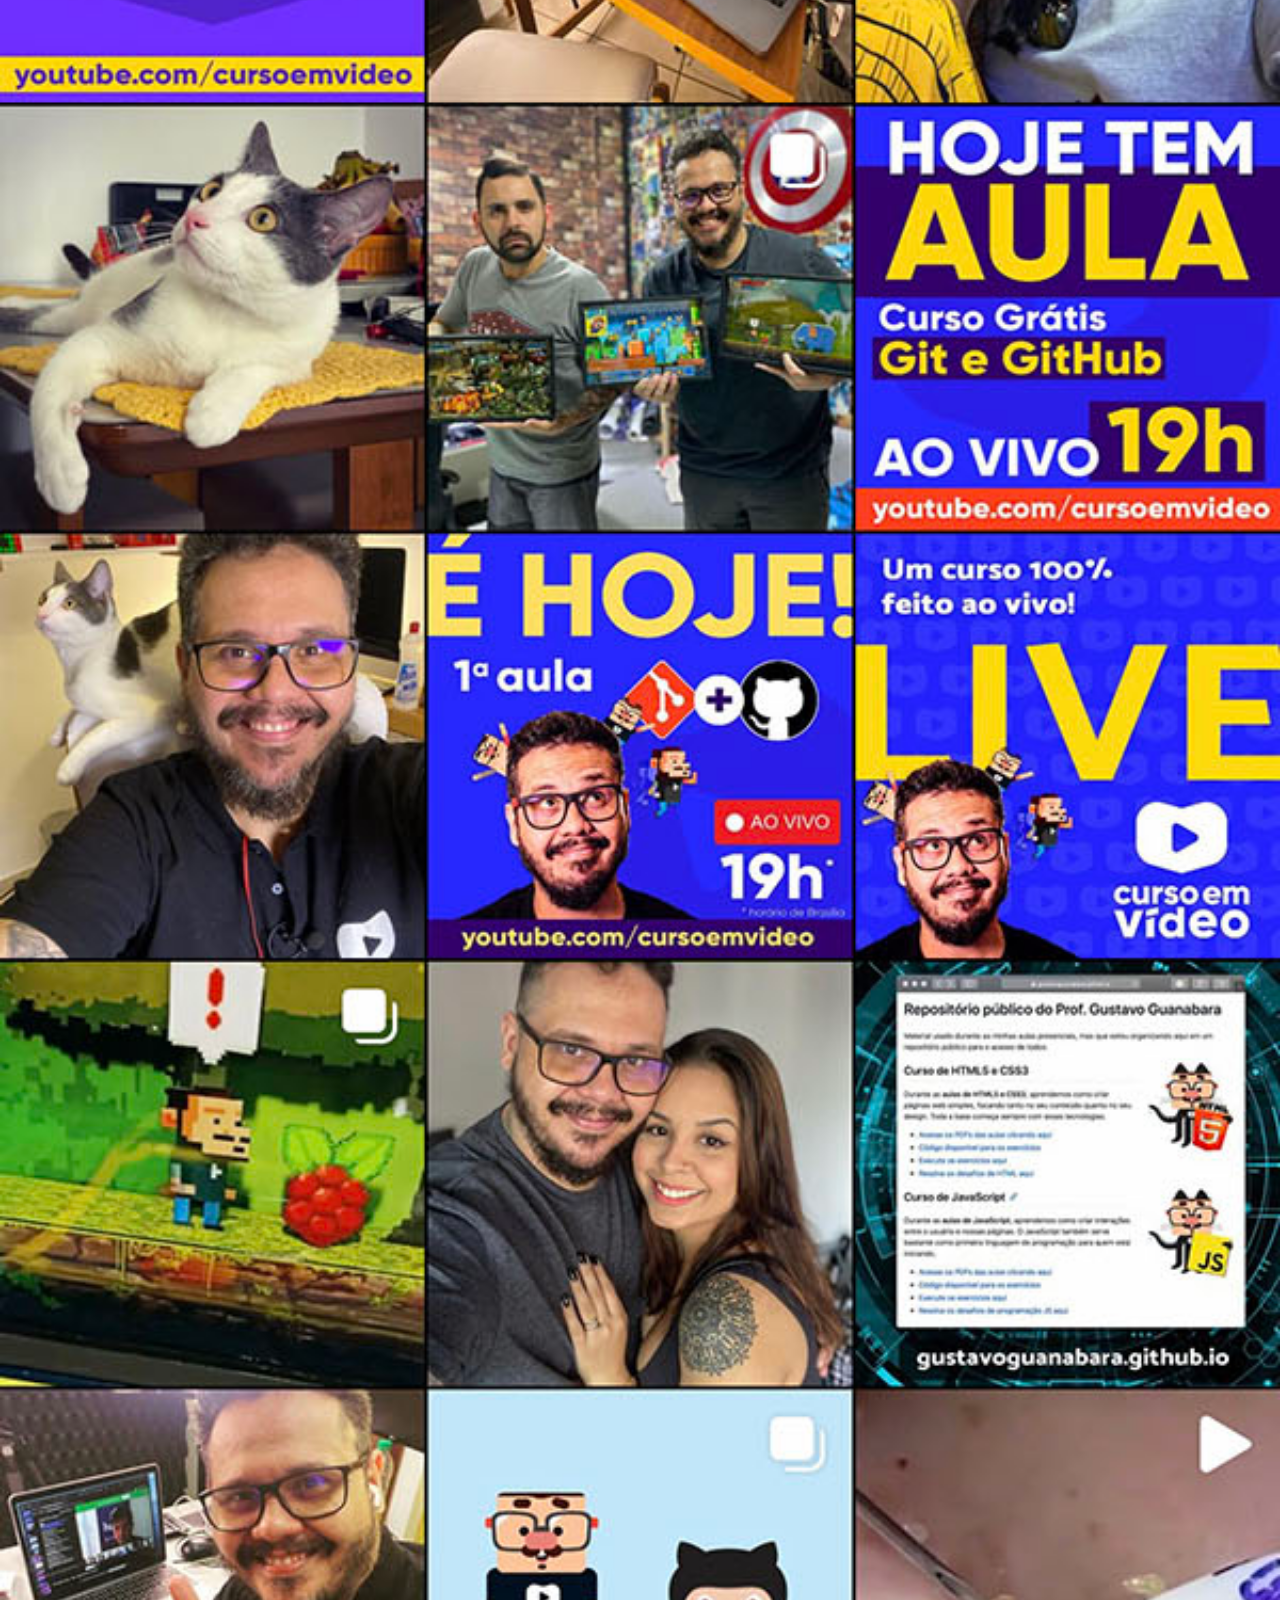
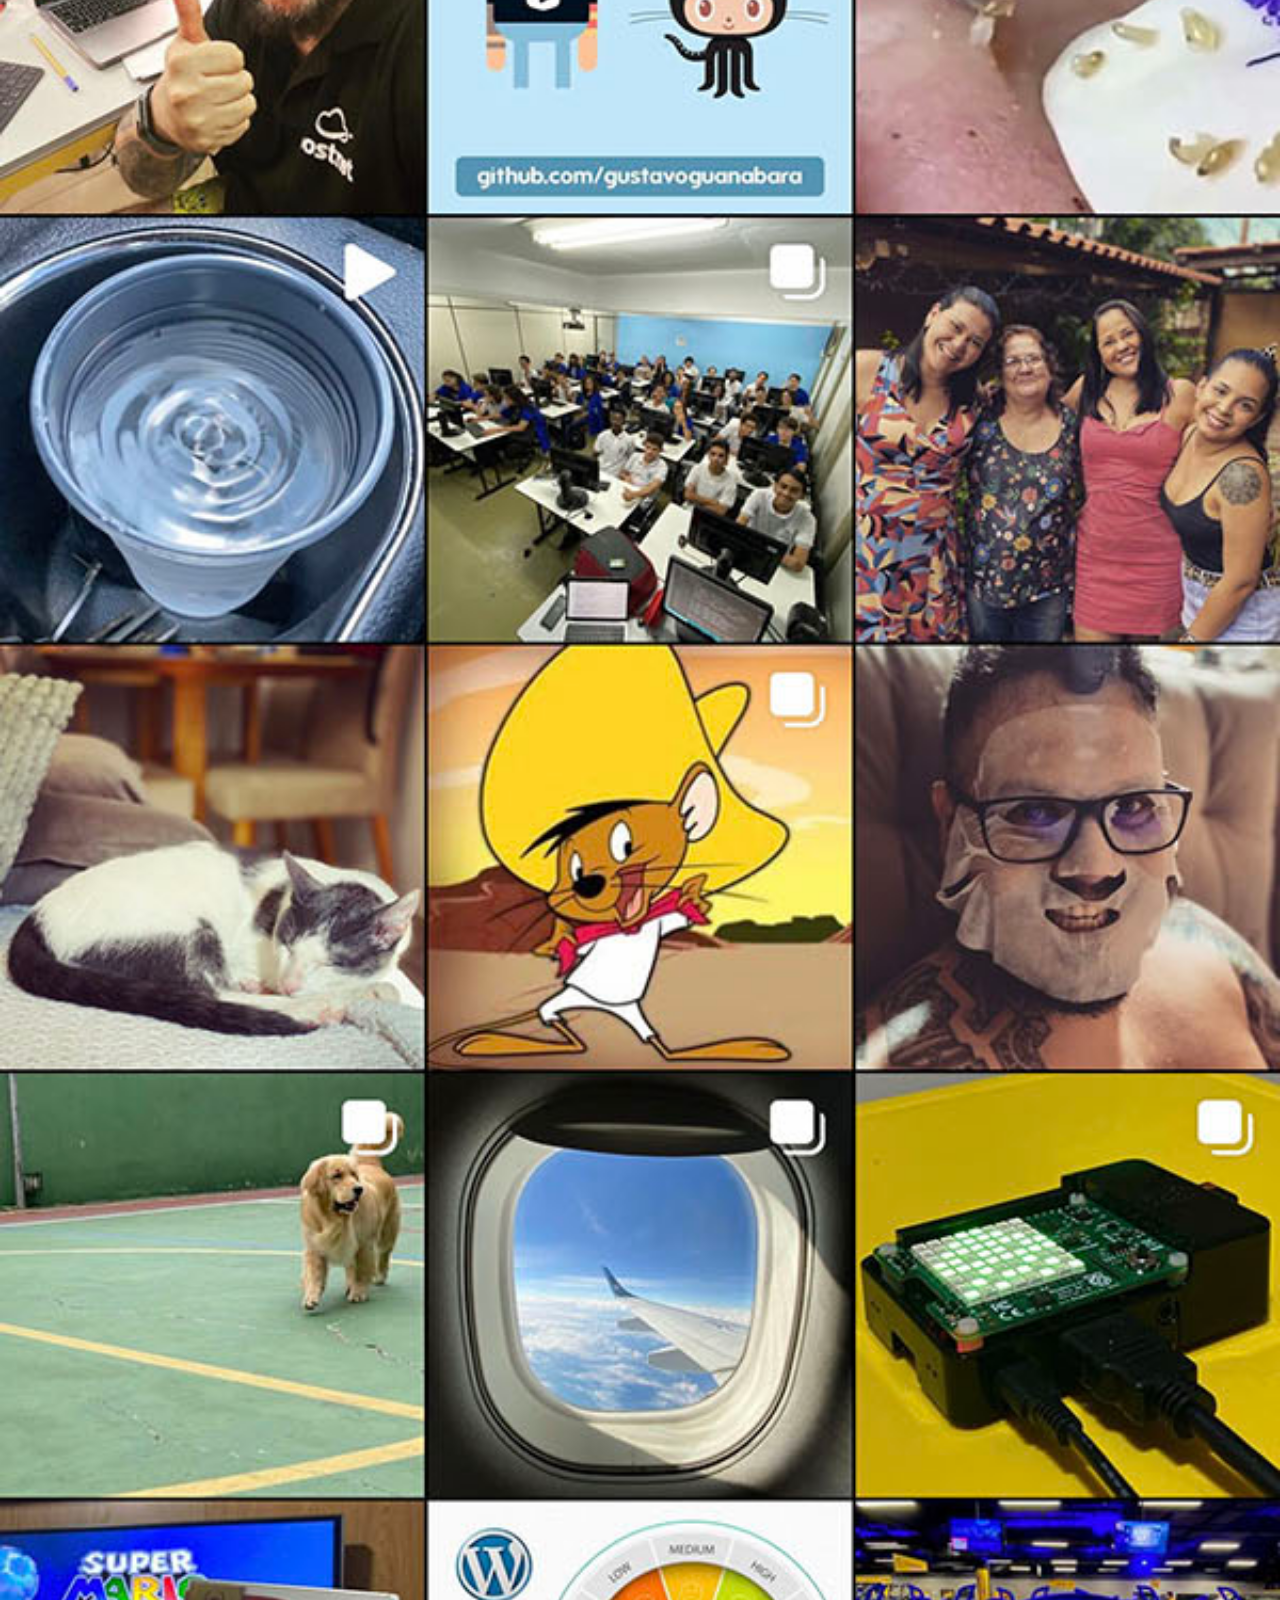
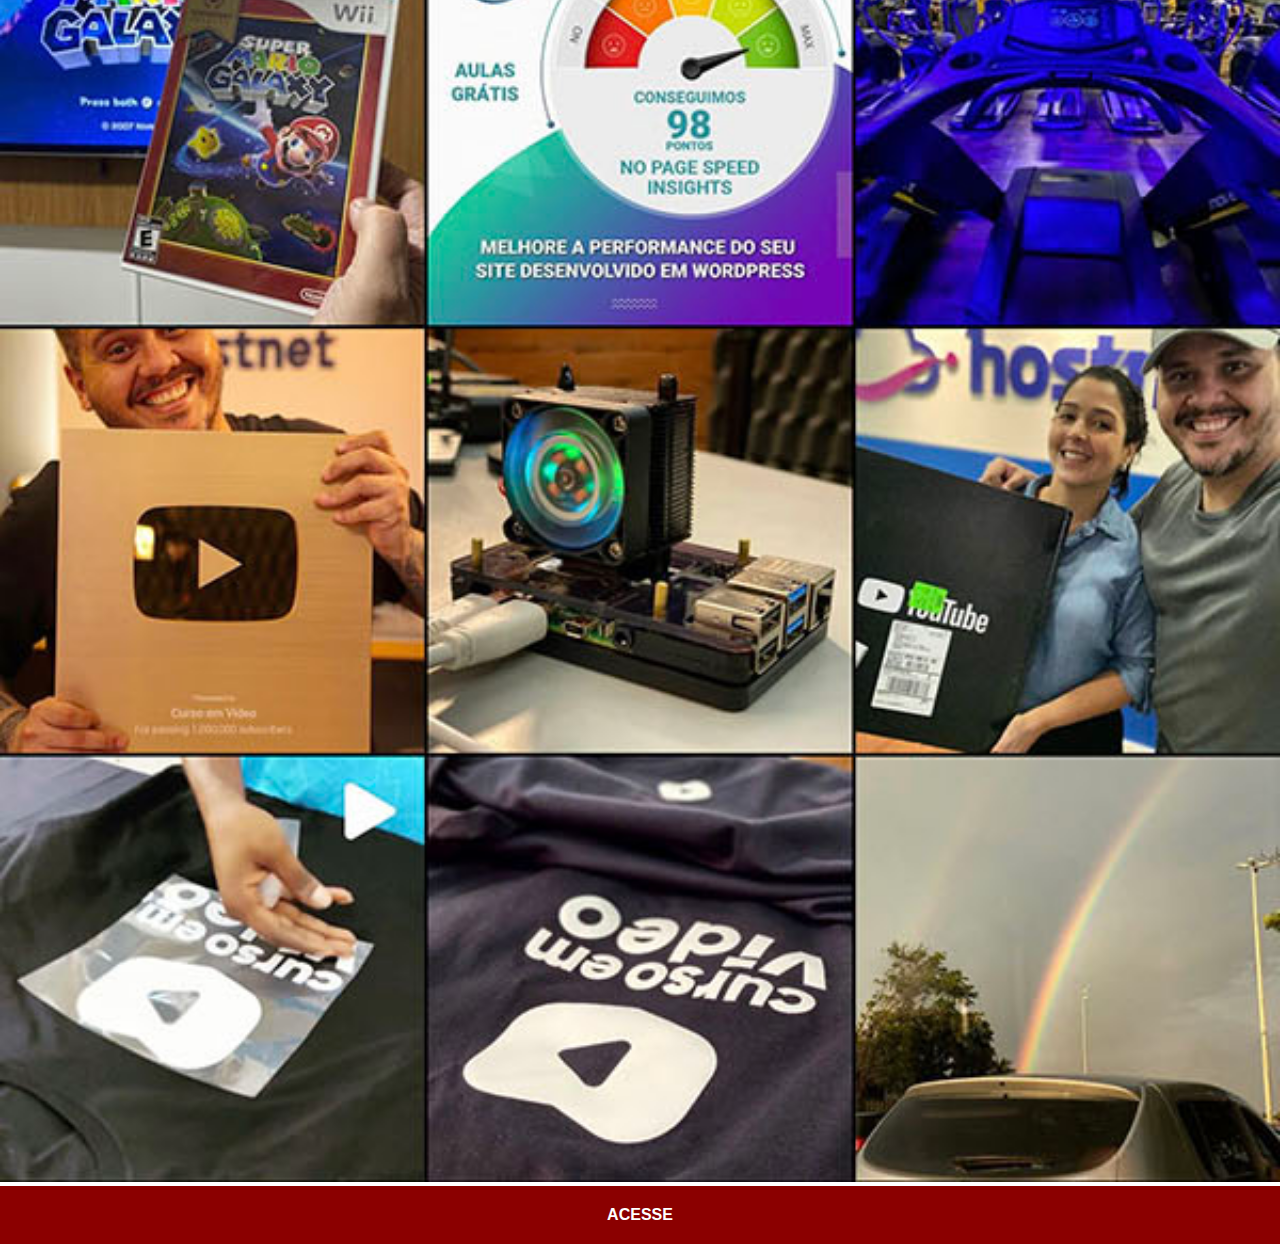
<file: instagram.html>
<!DOCTYPE html>
<html lang="pt-br">
<head>
    <meta charset="UTF-8">
    <meta http-equiv="X-UA-Compatible" content="IE=edge">
    <meta name="viewport" content="width=device-width, initial-scale=1.0">
    <title>instagram</title>
    <link rel="stylesheet" href="style/social.css">
</head>
<body>
    <img src="imagens/imagens/tela-instagram.jpg" alt="instagram">

    <a href="https://www.instagram.com/gustavoguanabara/" target="_blank">ACESSE</a>
</body>
</html>
</file>
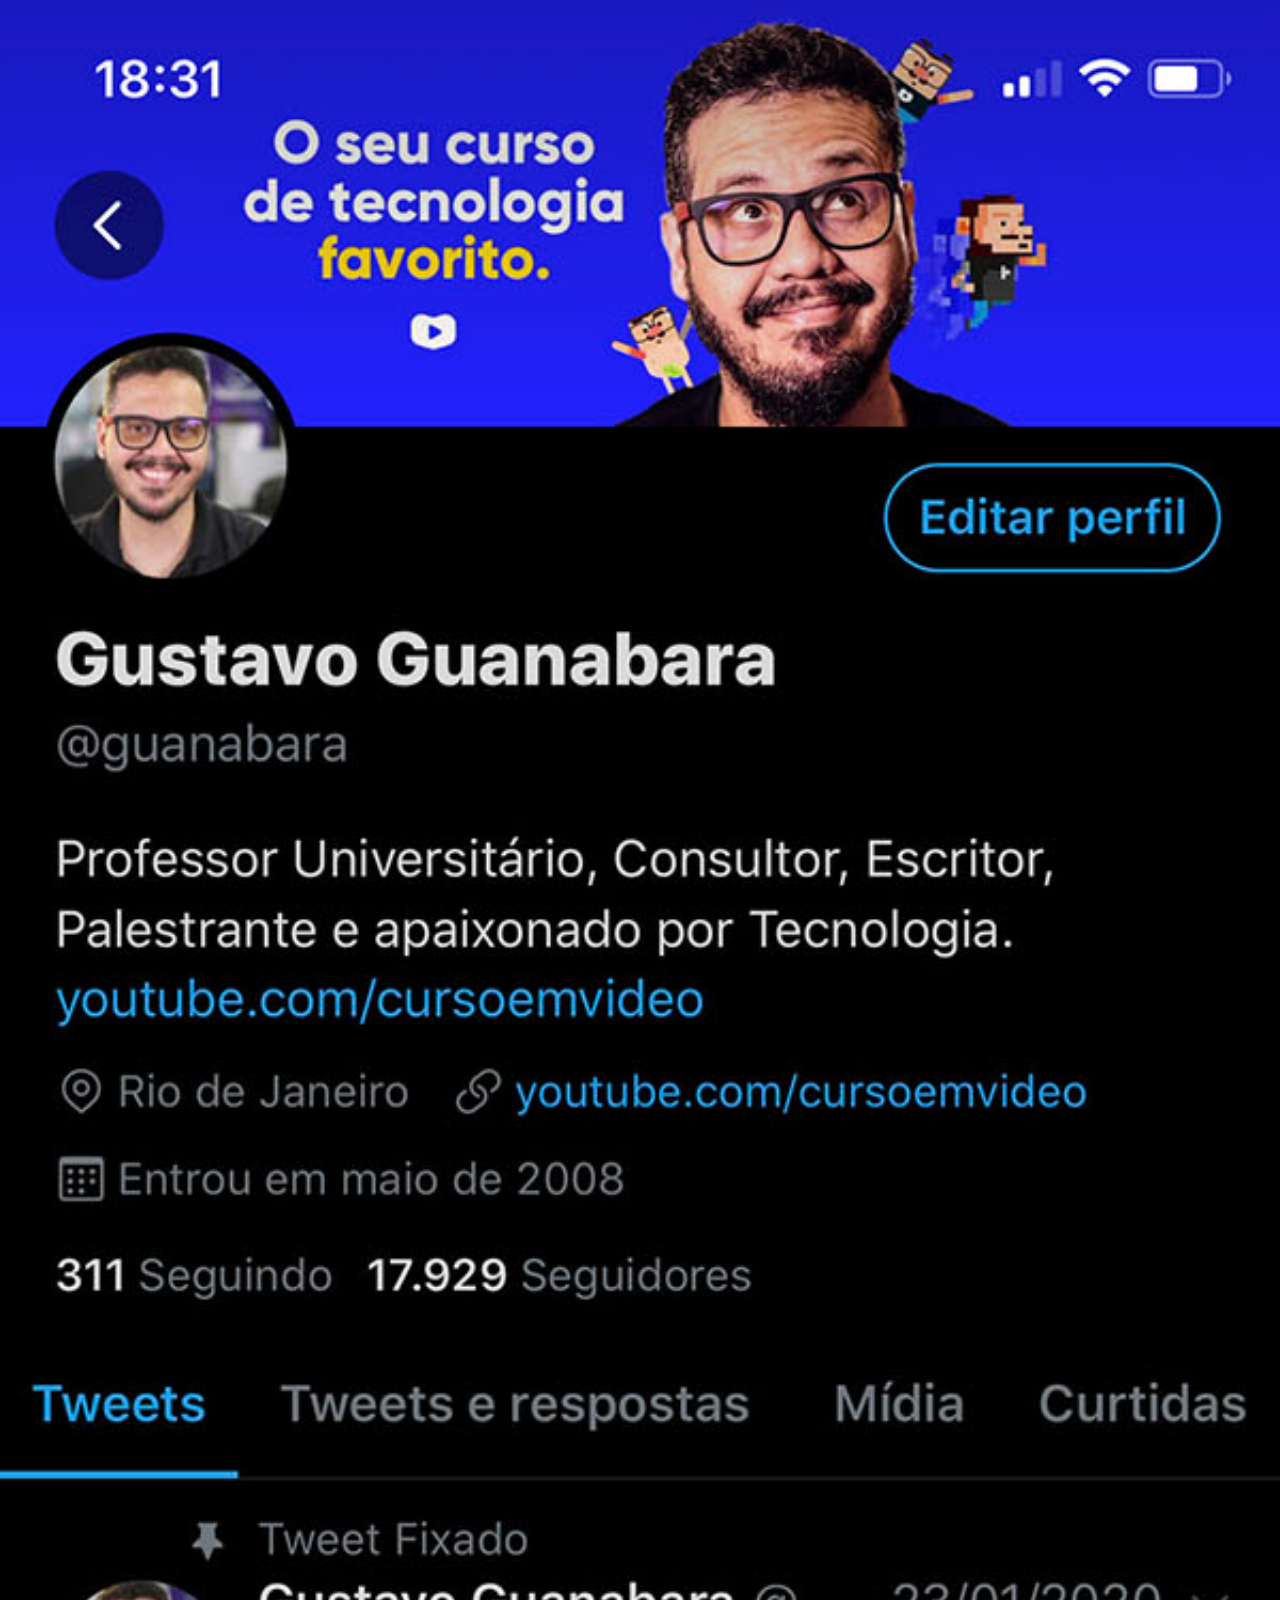
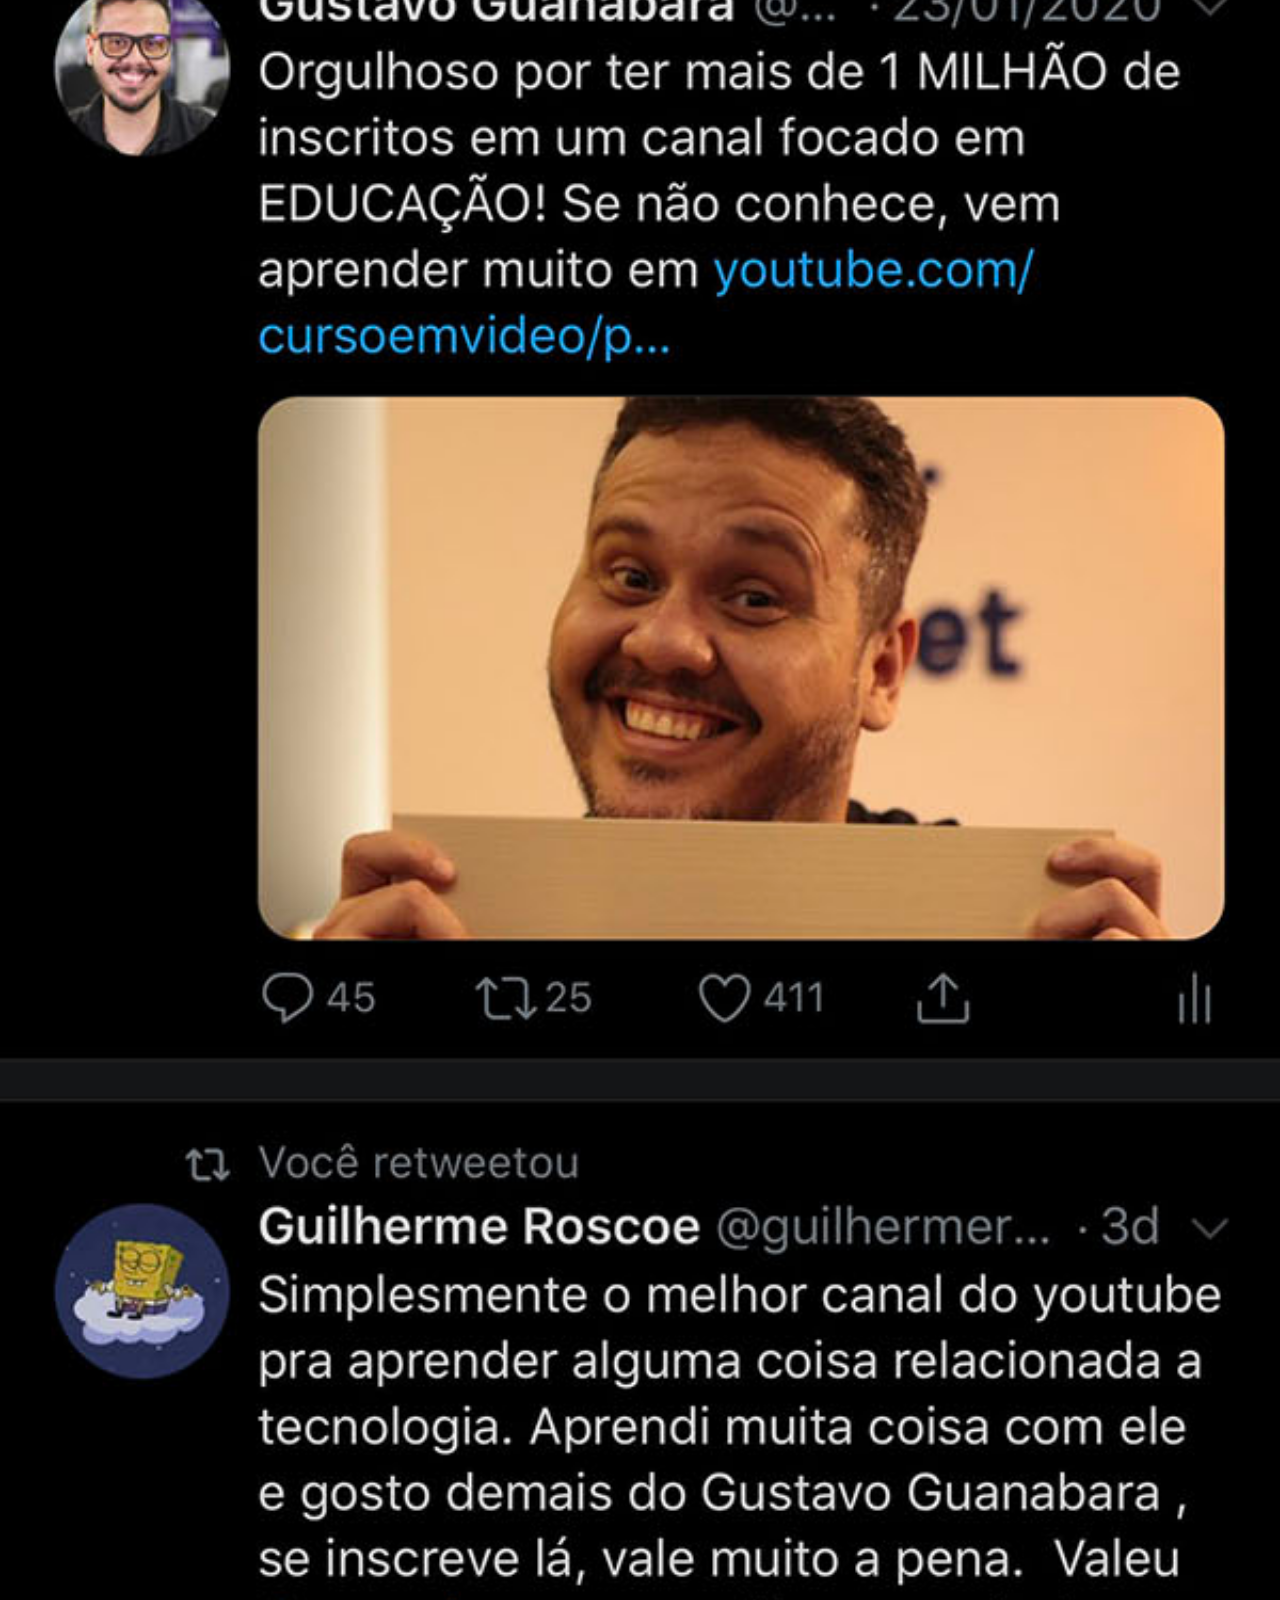
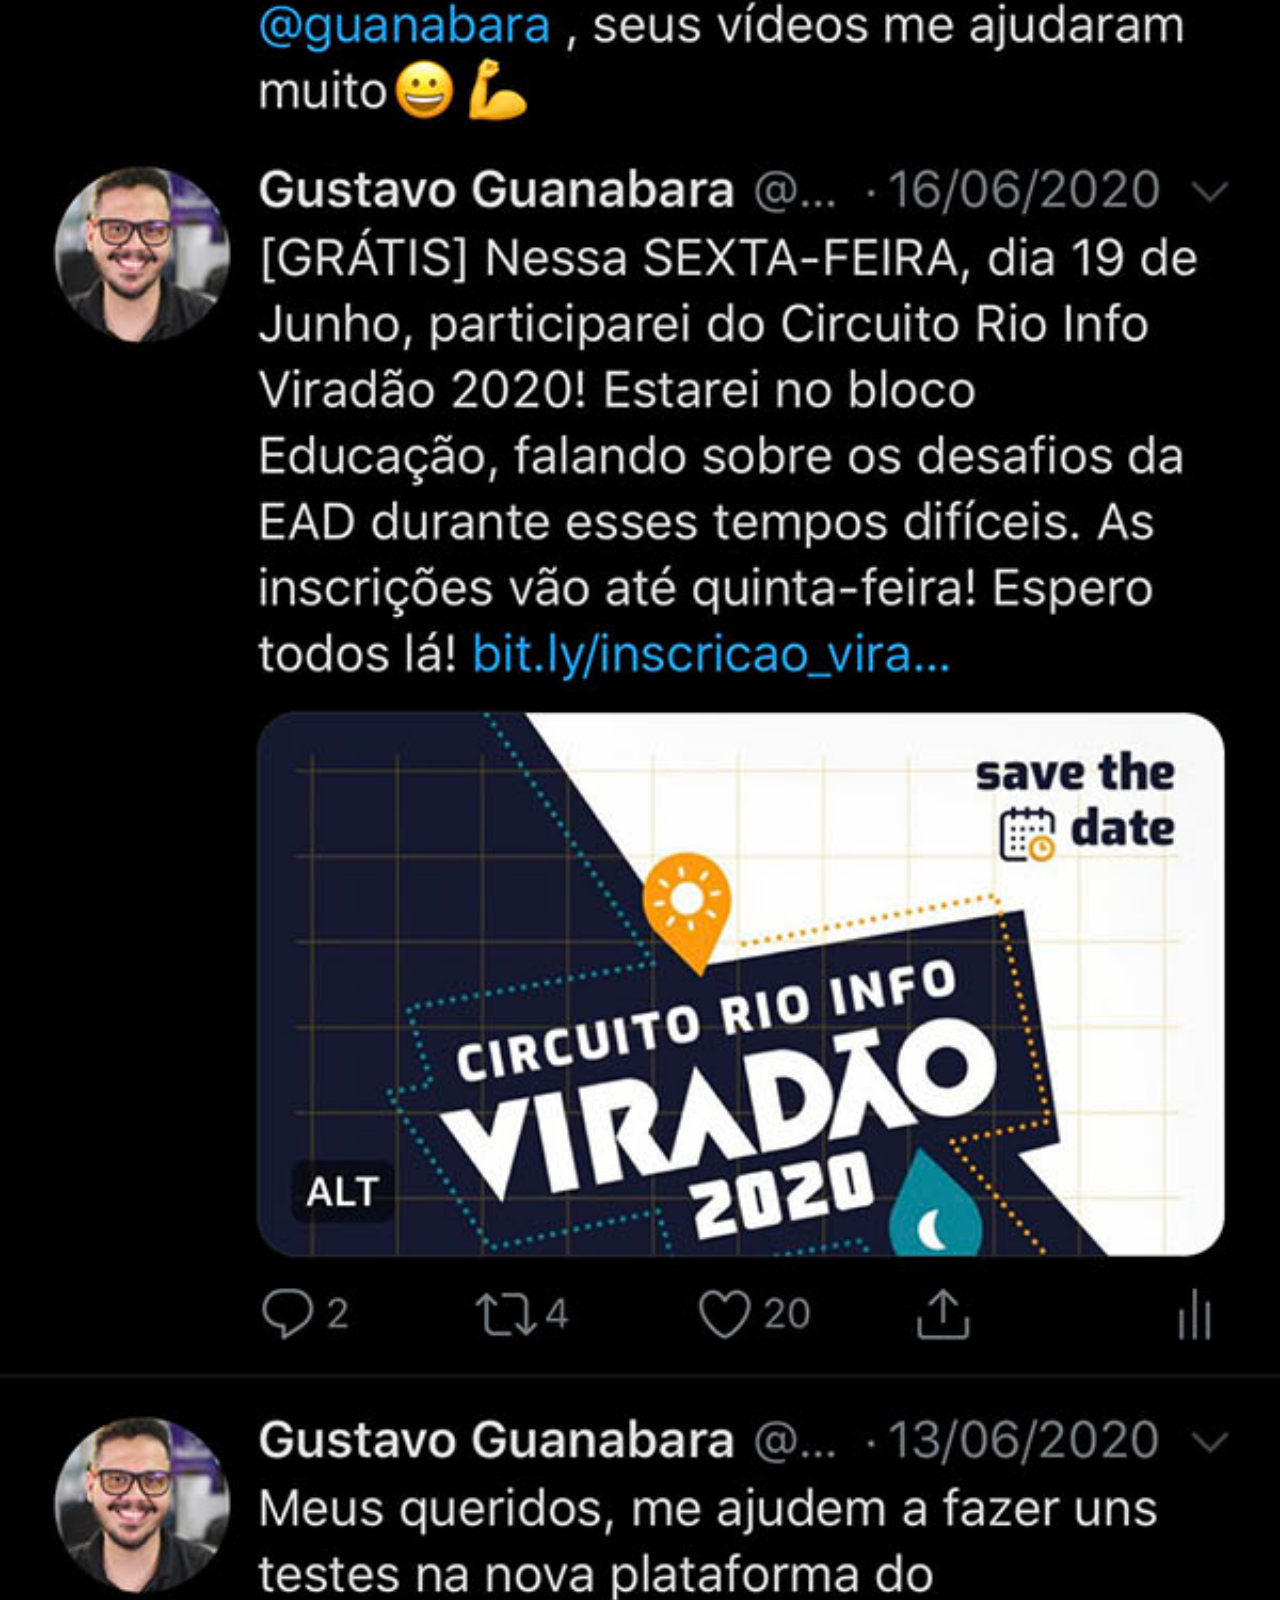
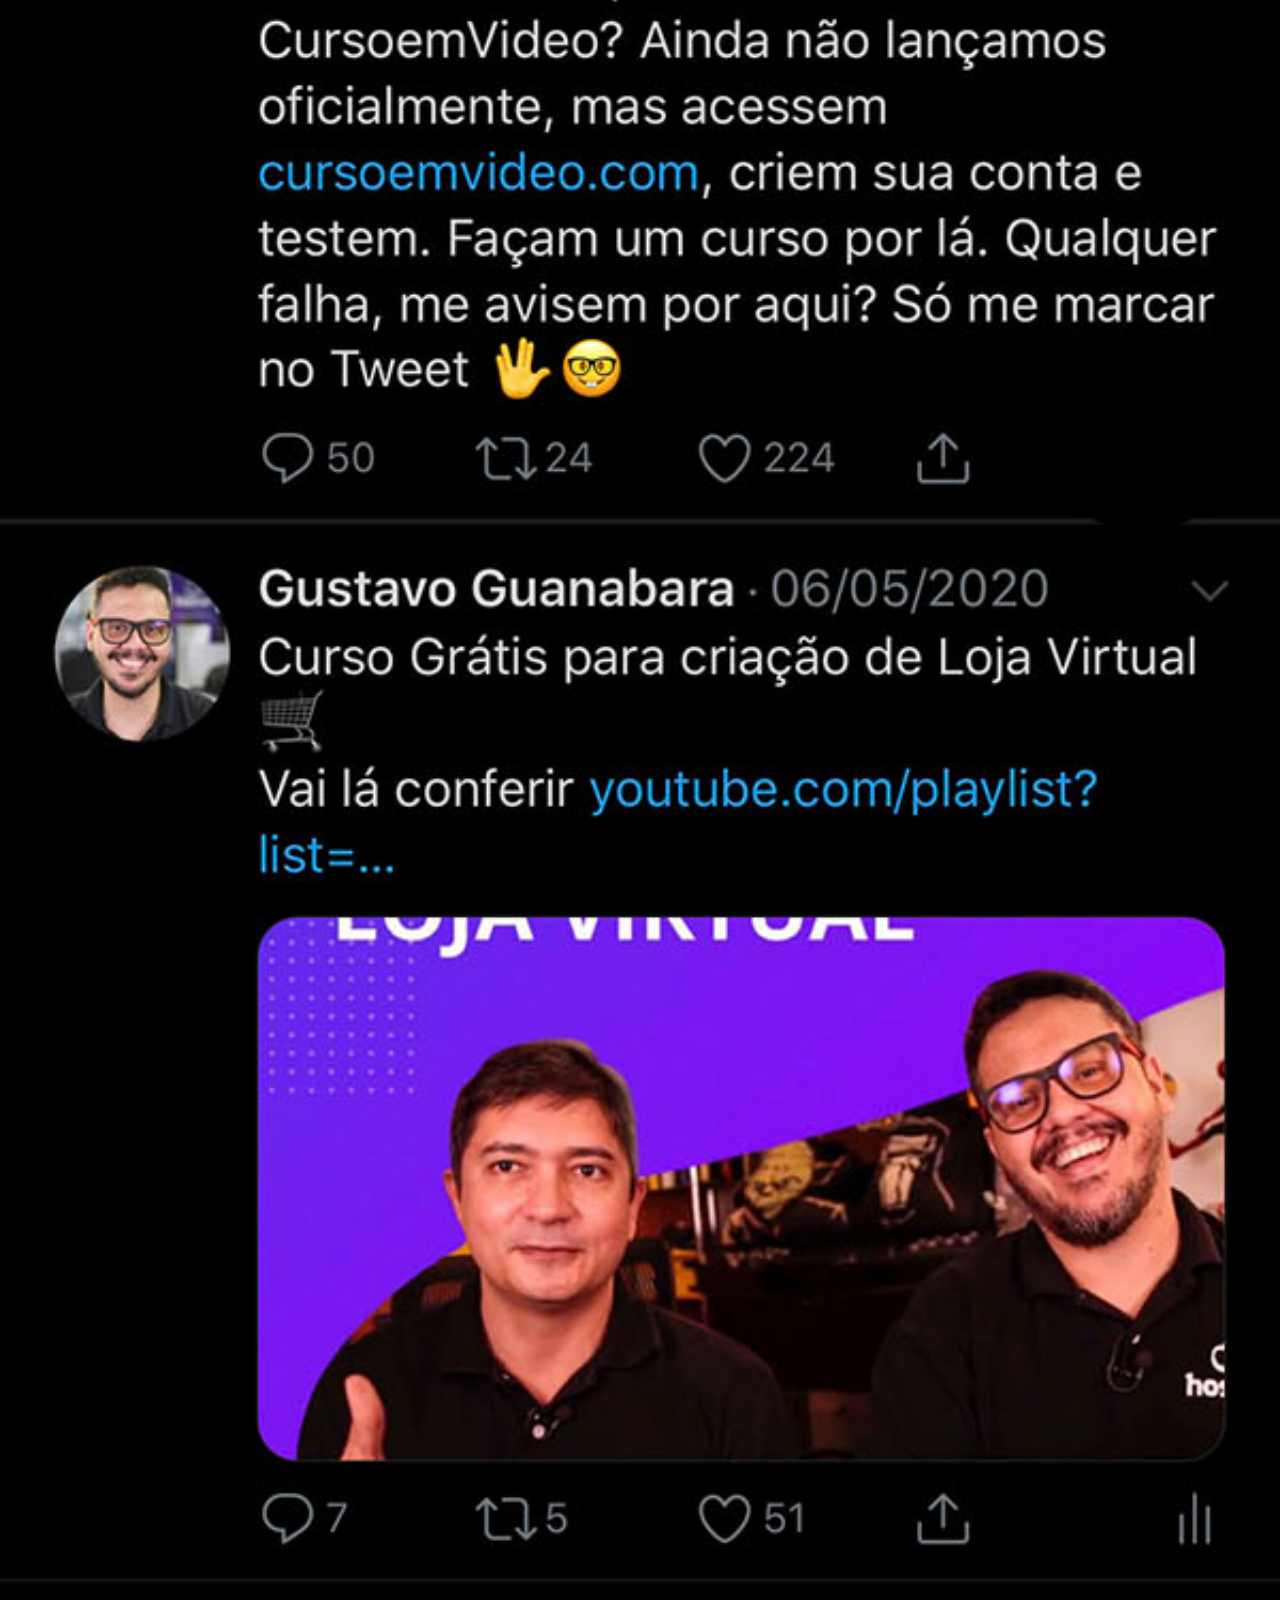
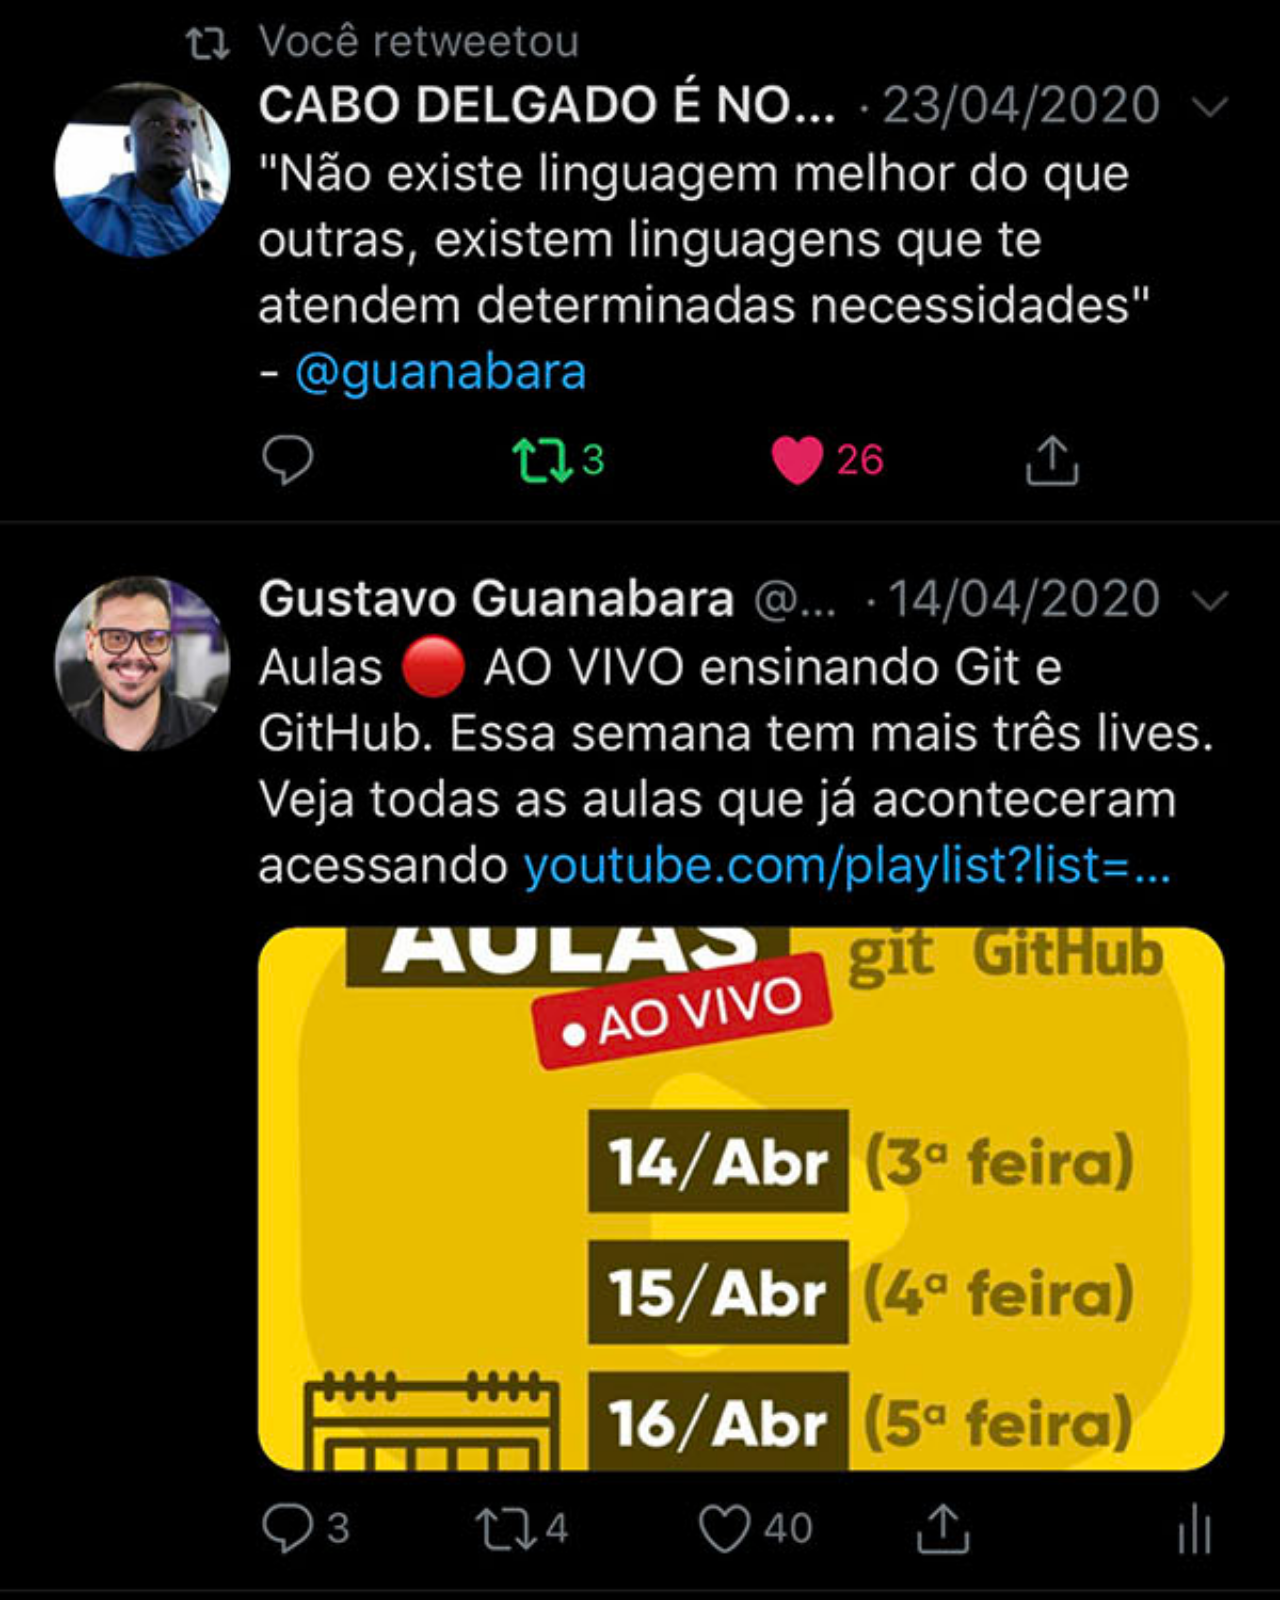
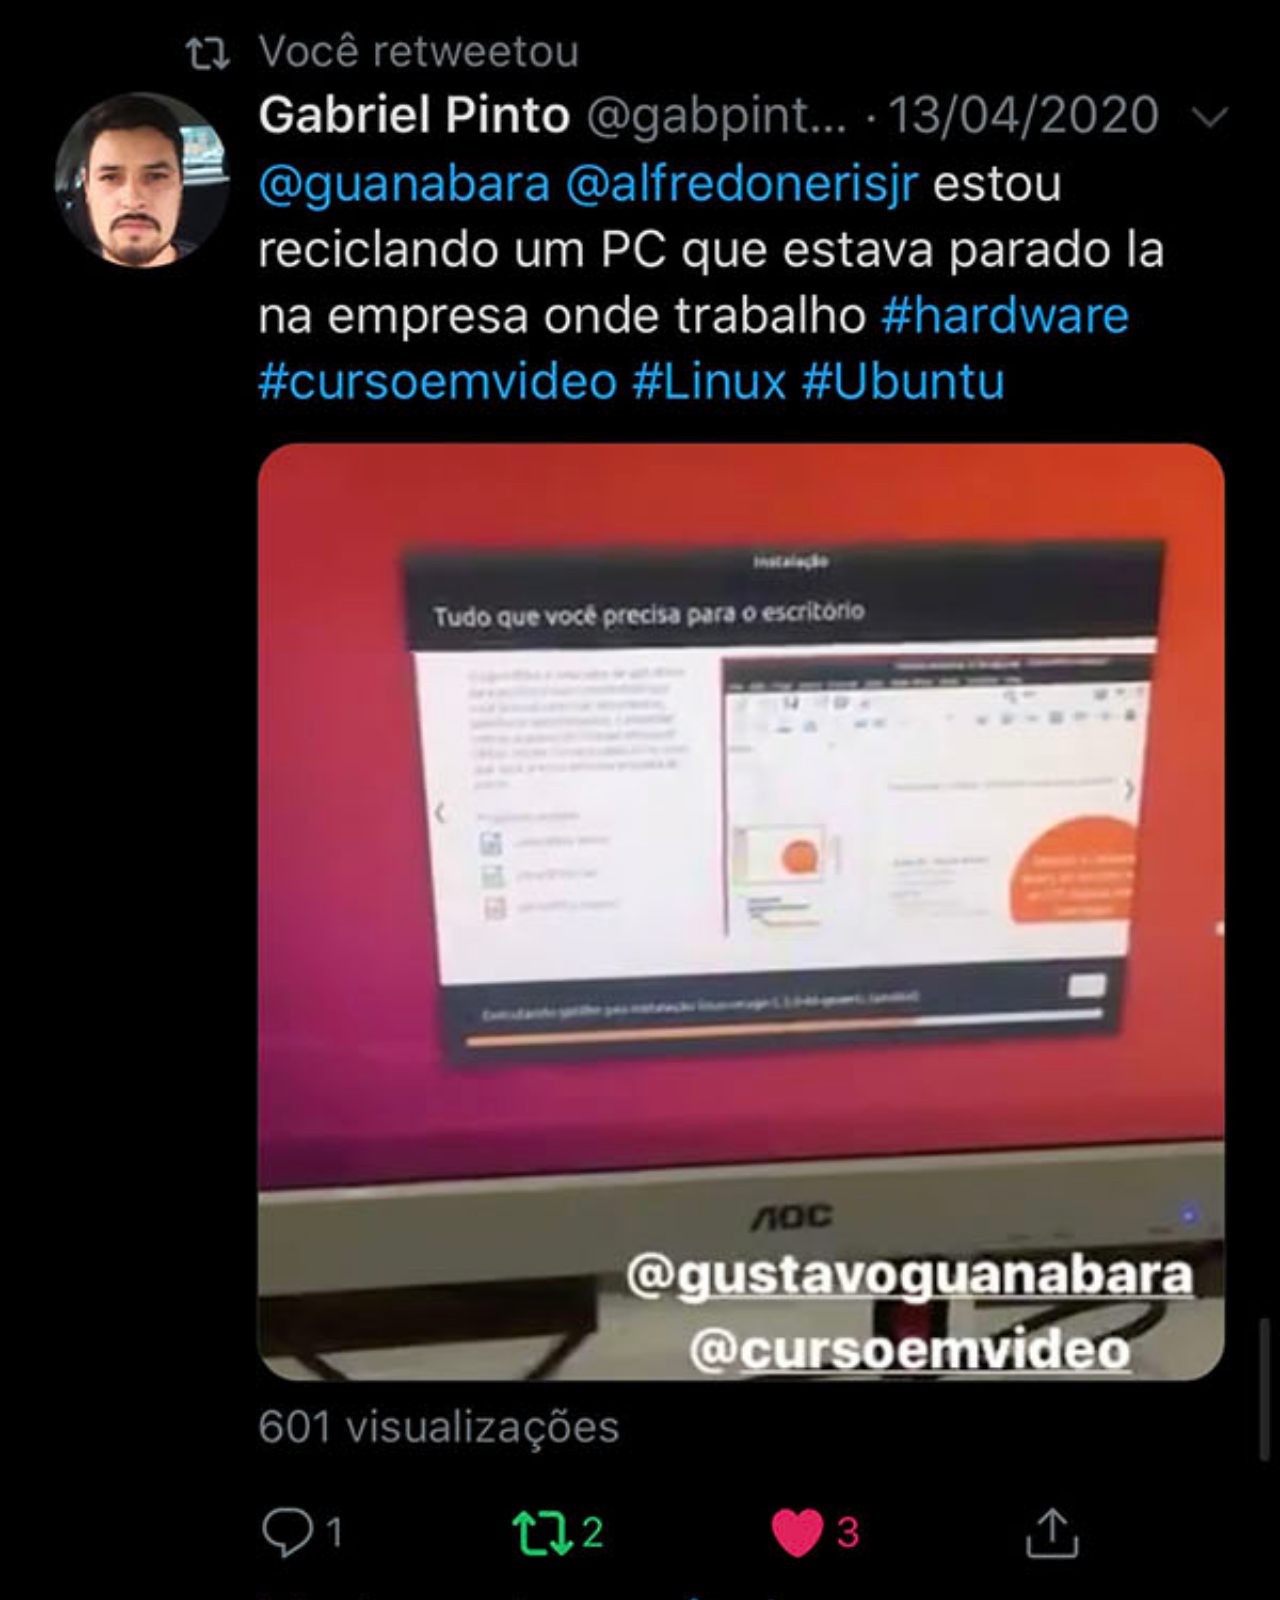
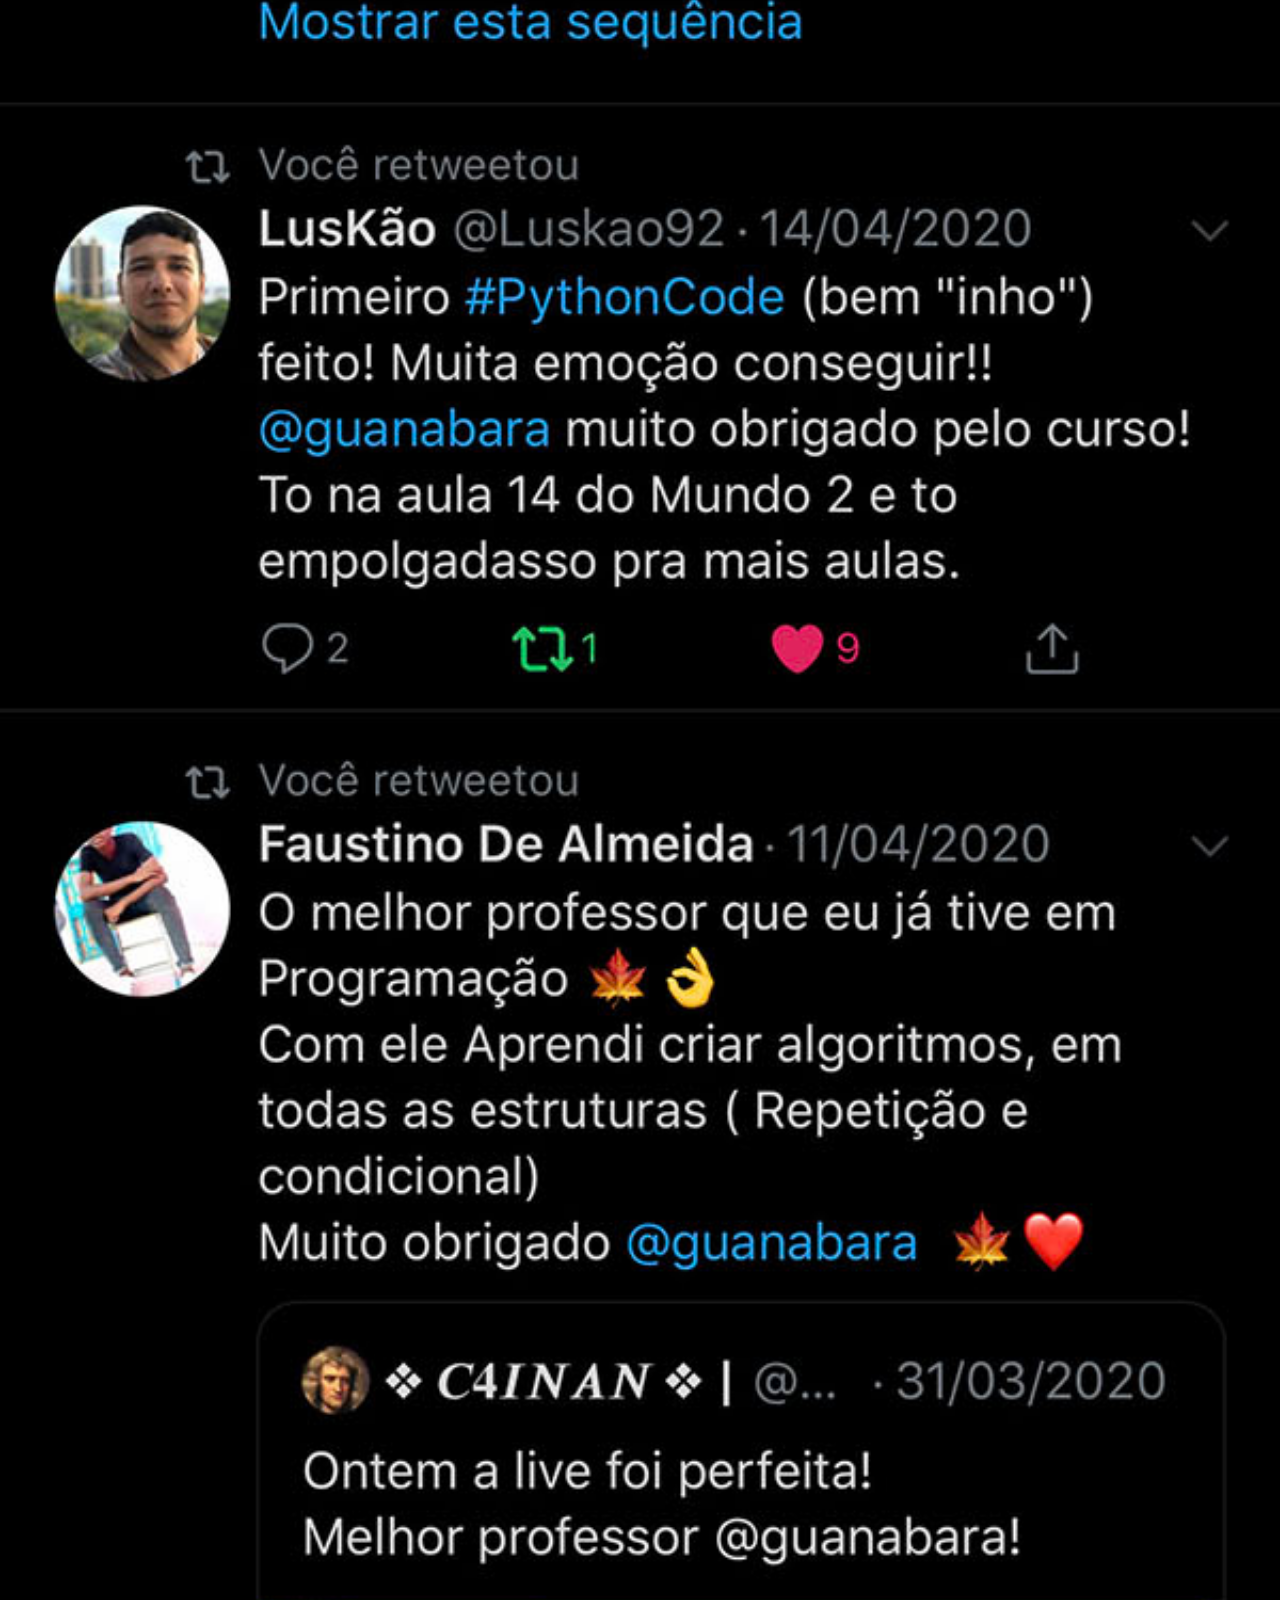
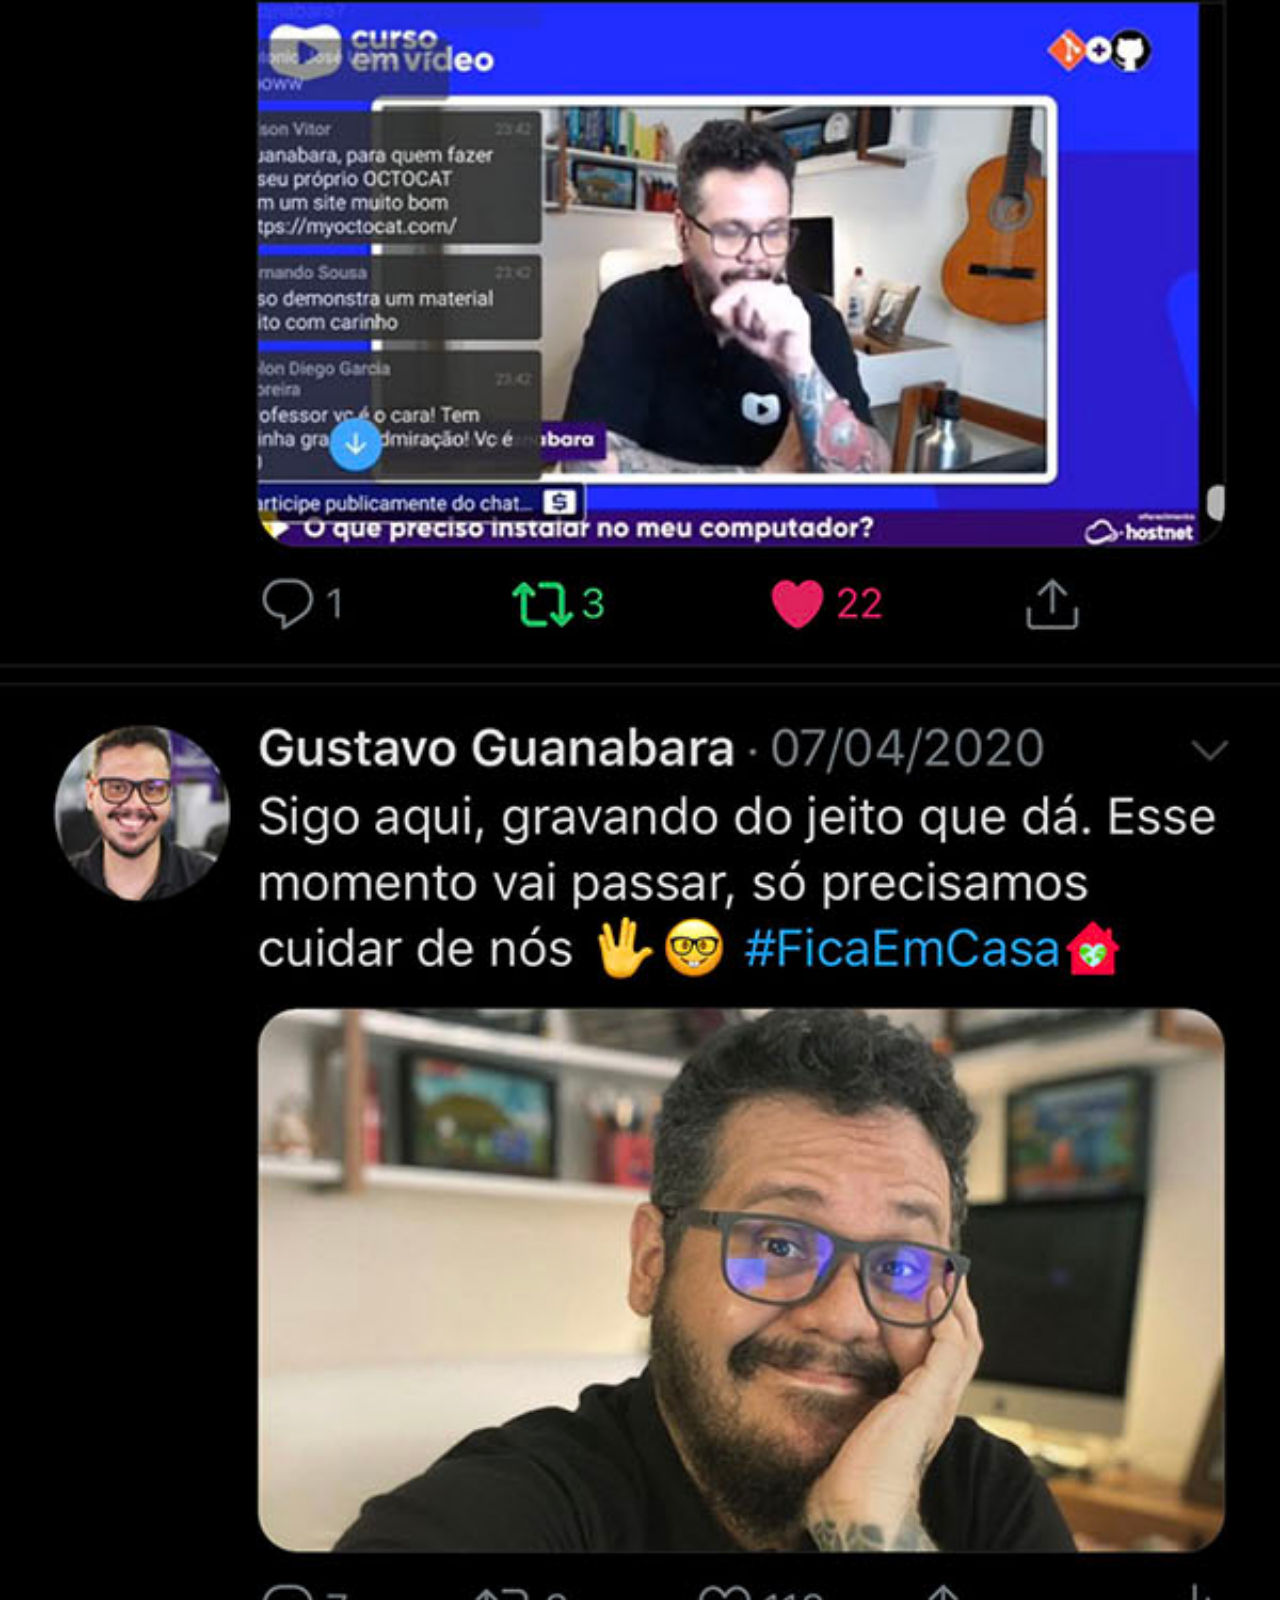
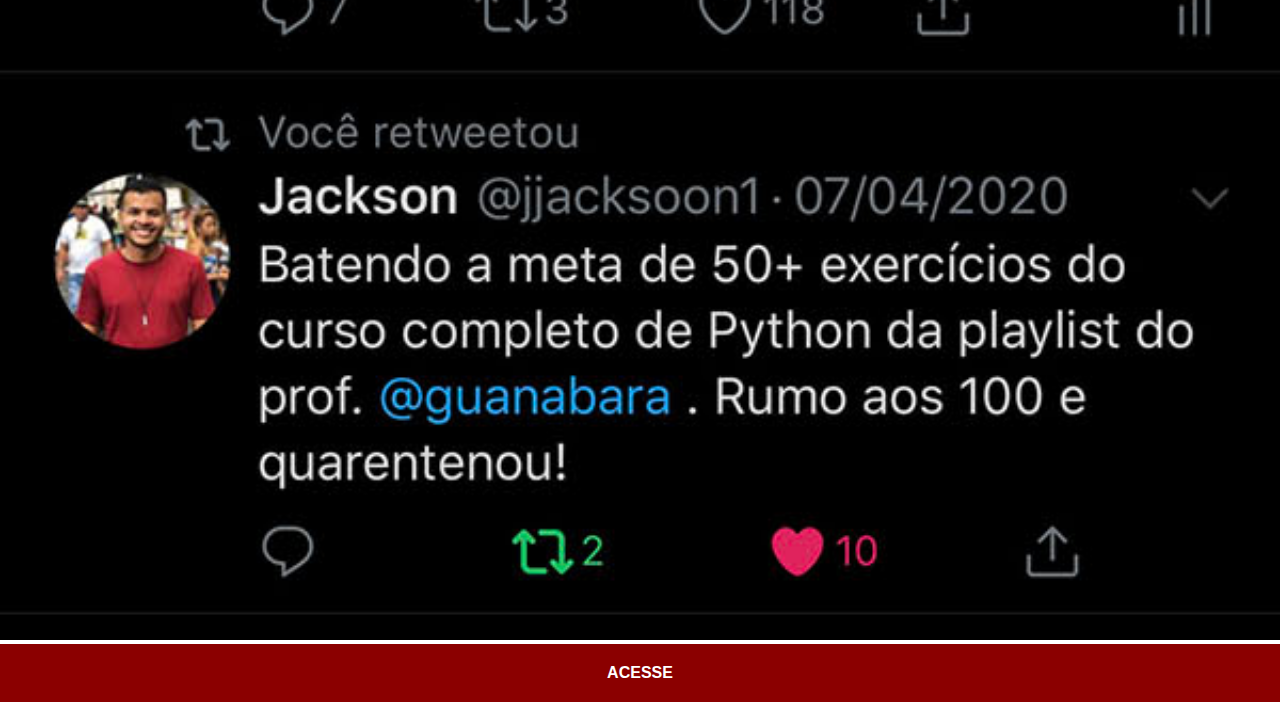
<file: twitter.html>
<!DOCTYPE html>
<html lang="en">
<head>
    <meta charset="UTF-8">
    <meta http-equiv="X-UA-Compatible" content="IE=edge">
    <meta name="viewport" content="width=device-width, initial-scale=1.0">
    <title>twitter</title>
    <link rel="stylesheet" href="style/social.css">
</head>
<body>
    <img src="imagens/imagens/tela-twitter.jpg" alt="twitter">

    <a href="https://twitter.com/guanabara?ref_src=twsrc%5Egoogle%7Ctwcamp%5Eserp%7Ctwgr%5Eauthor" target="_blank">ACESSE</a>
</body>
</html>
</file>
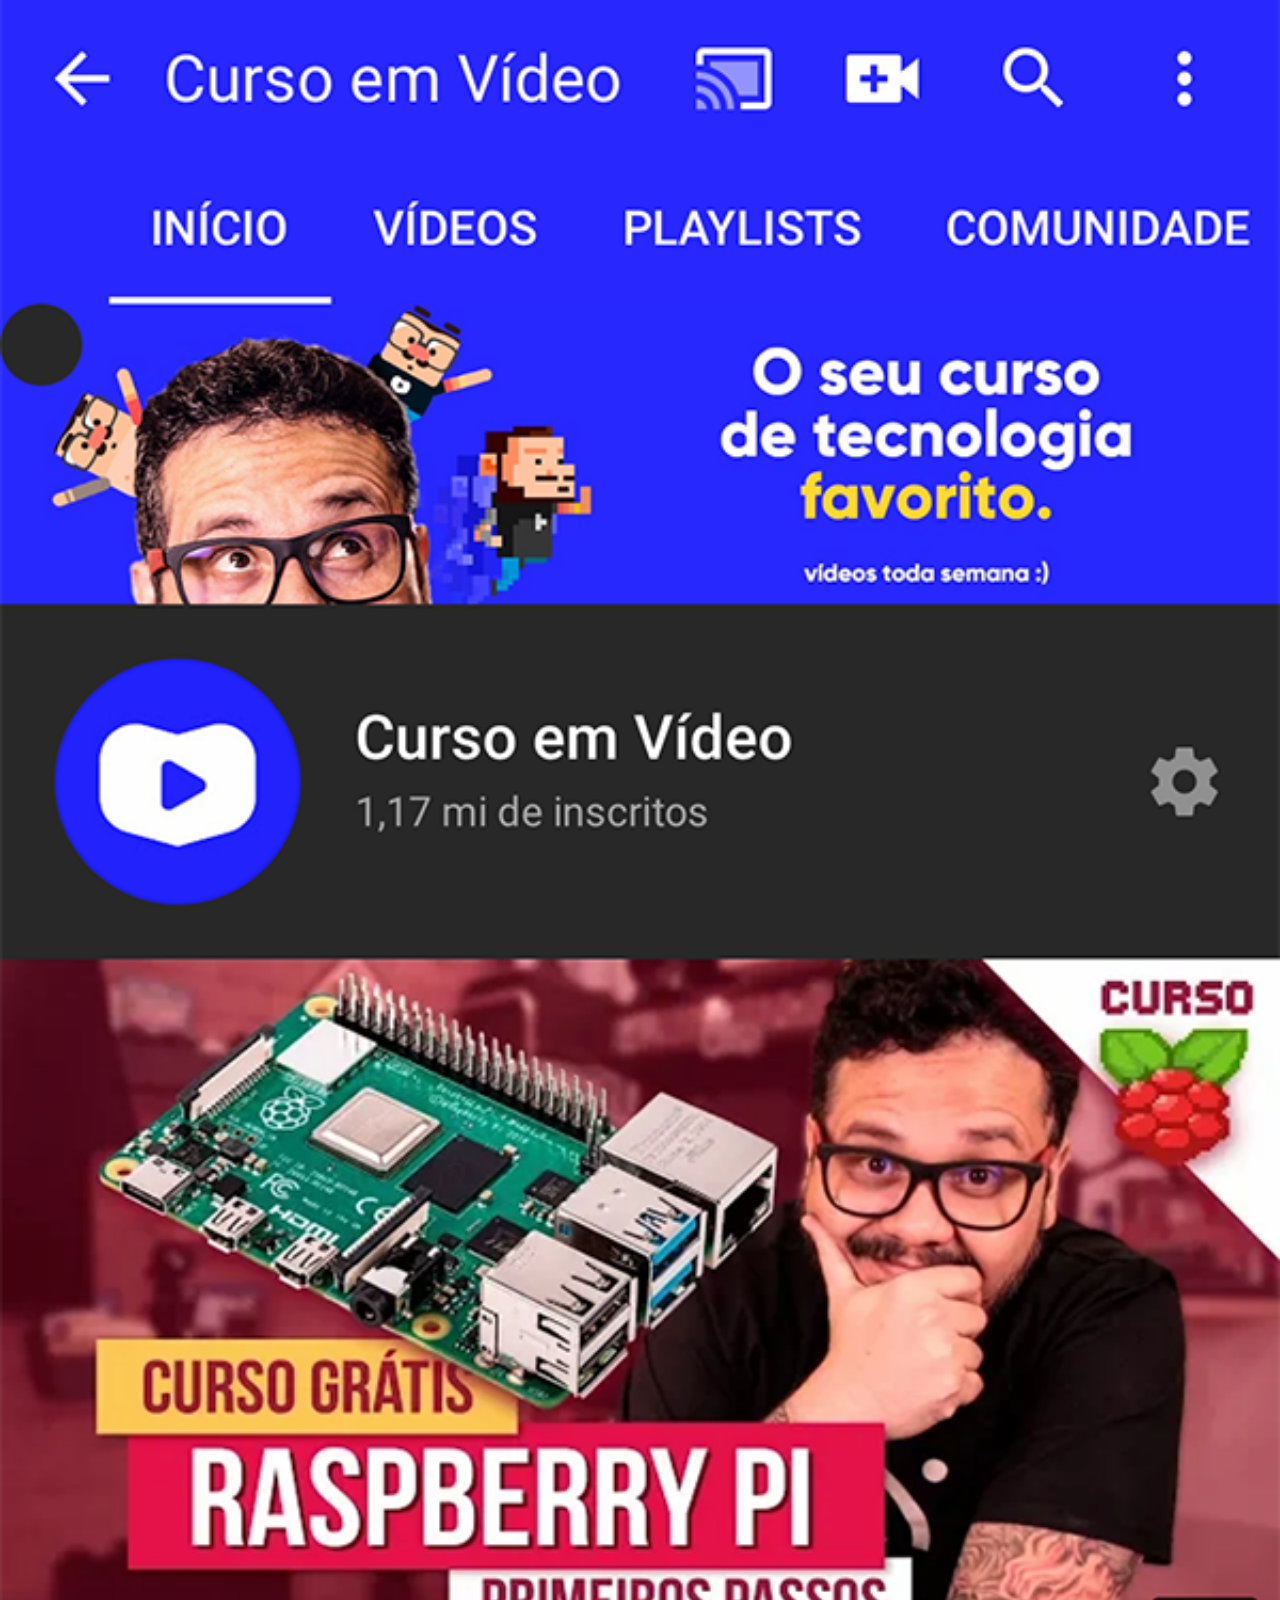
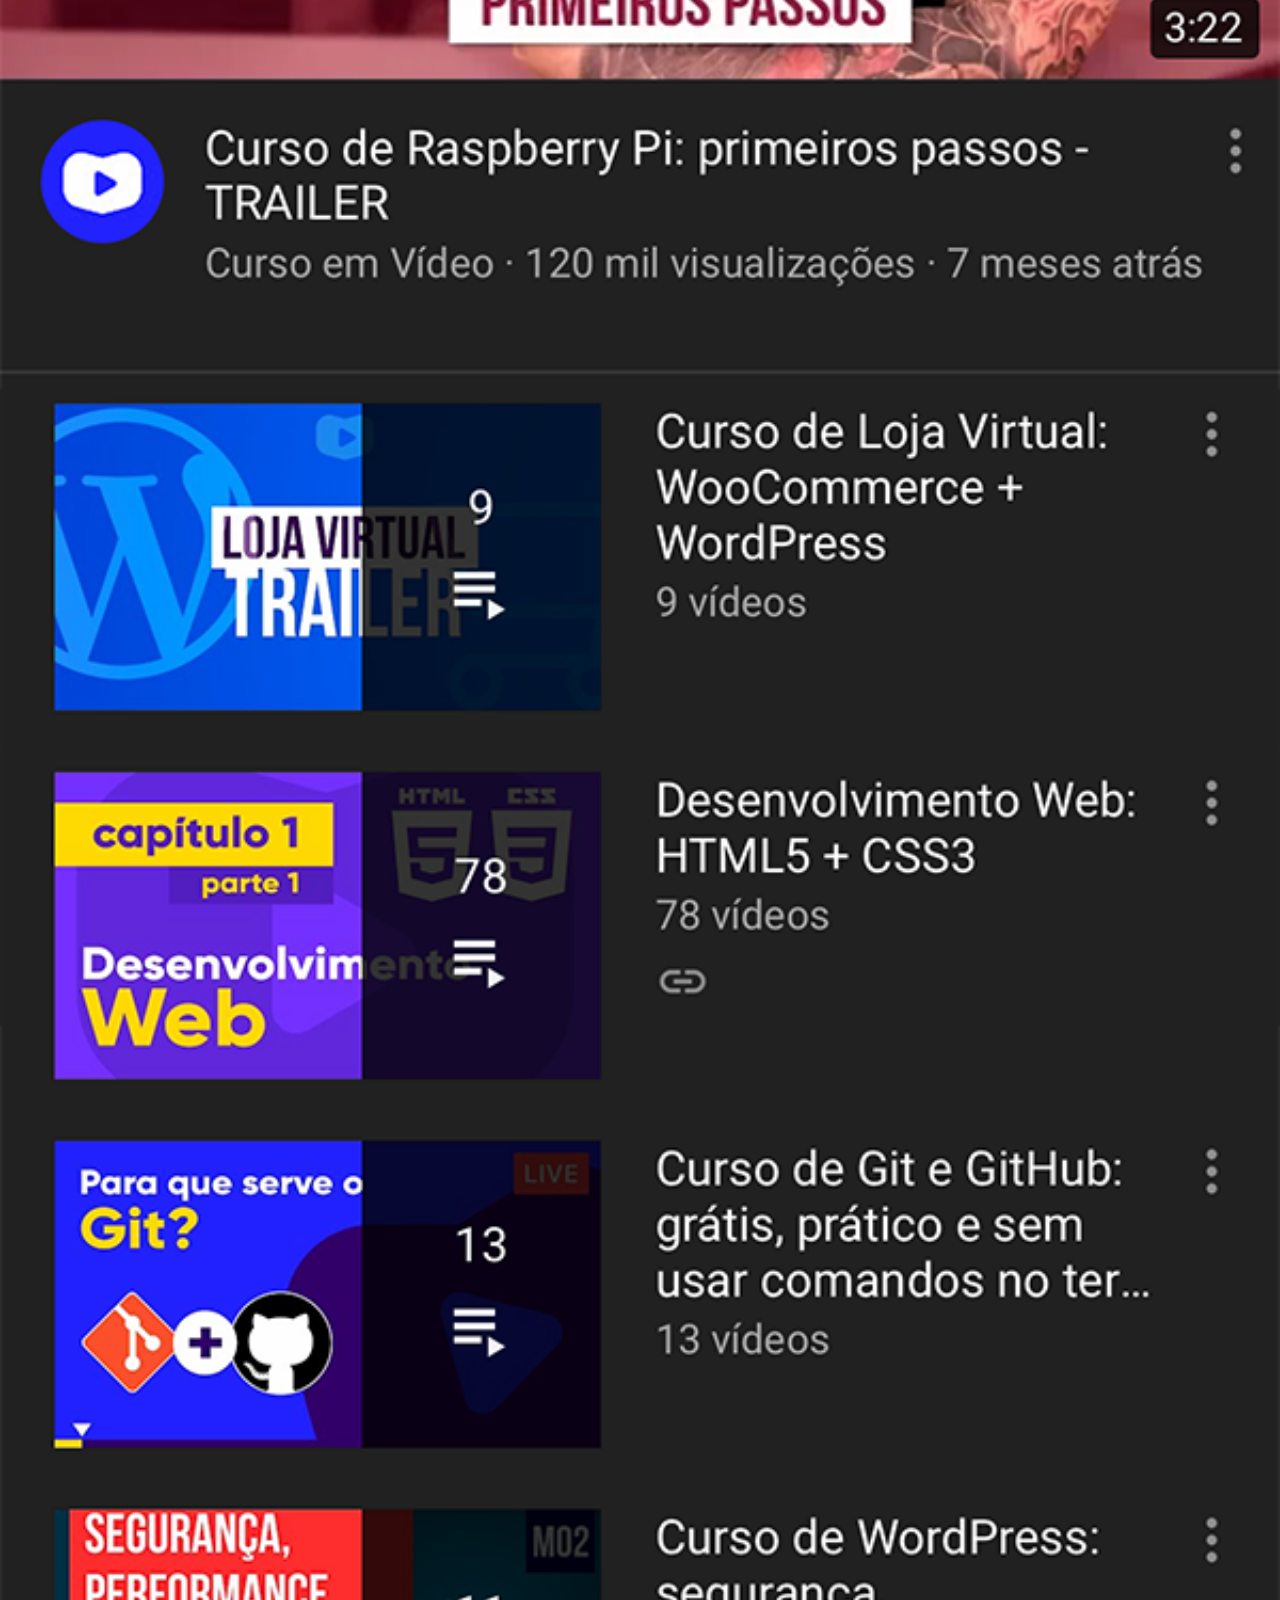
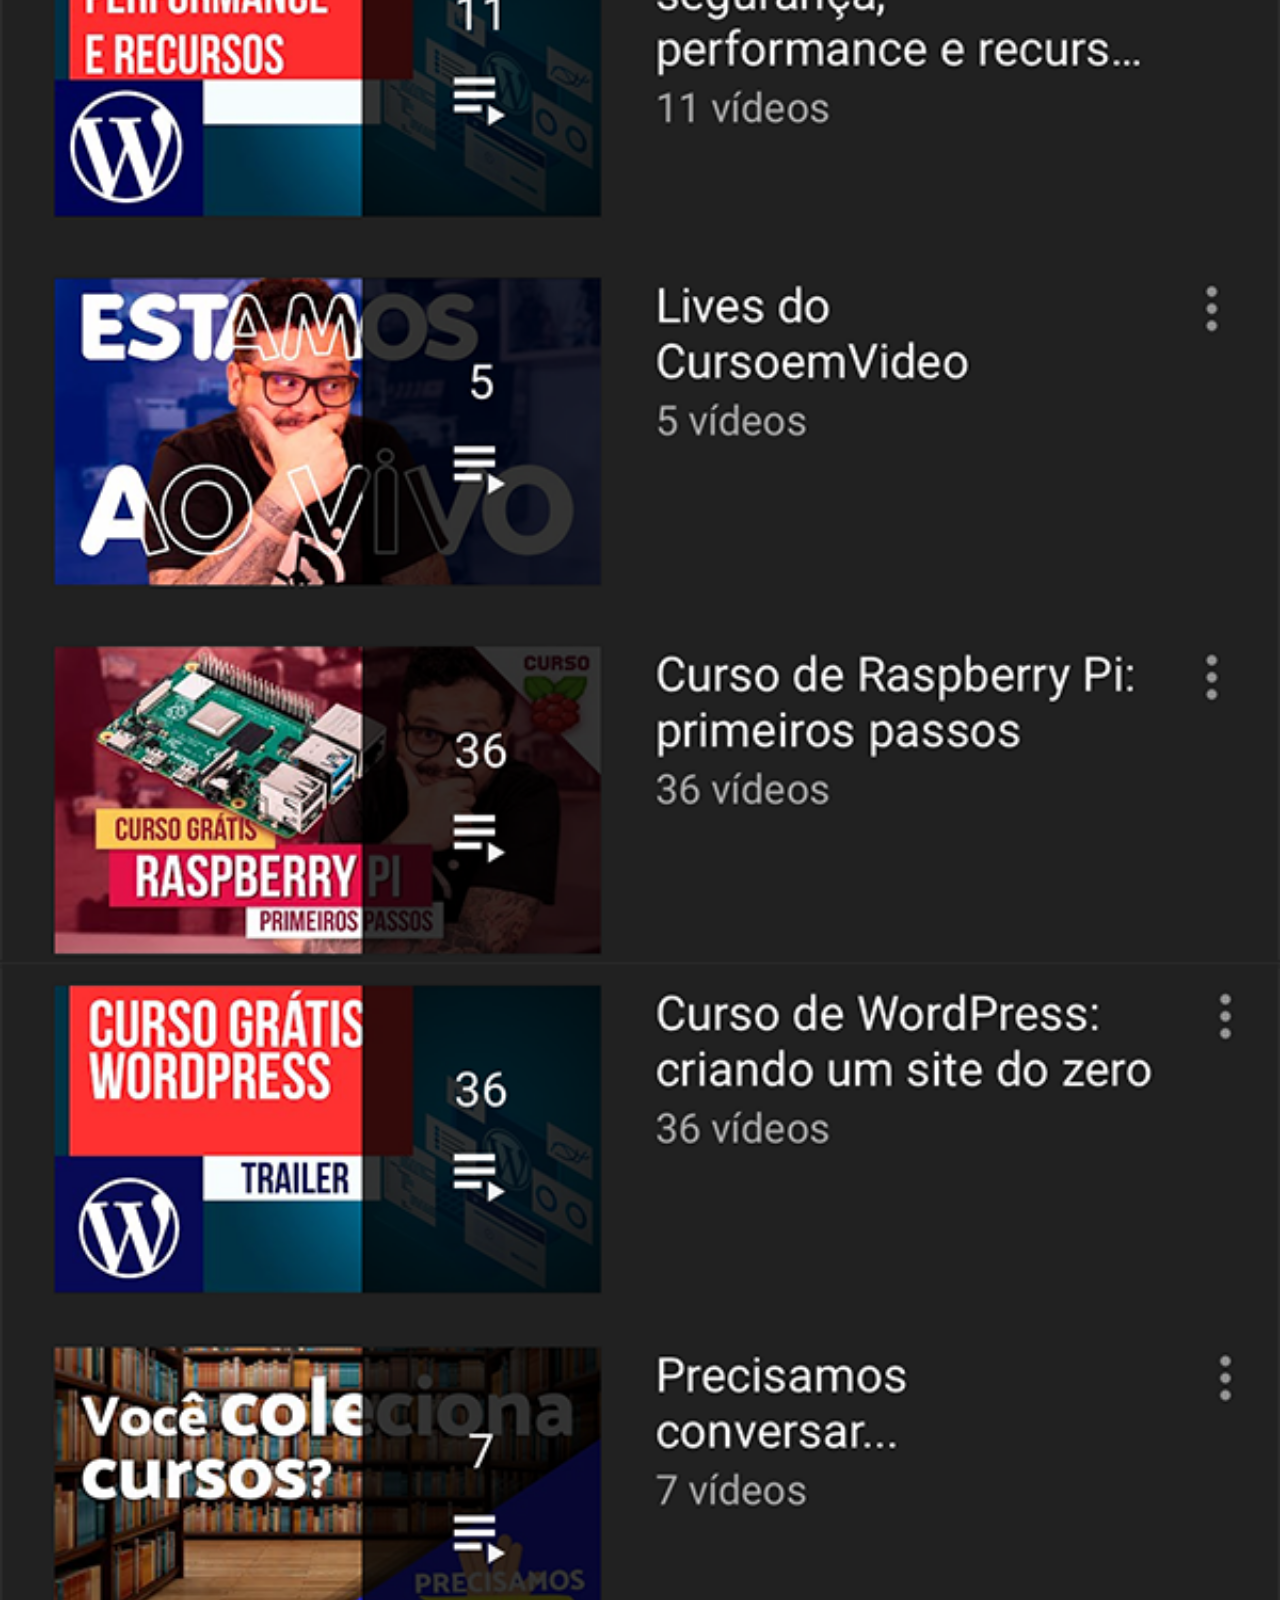
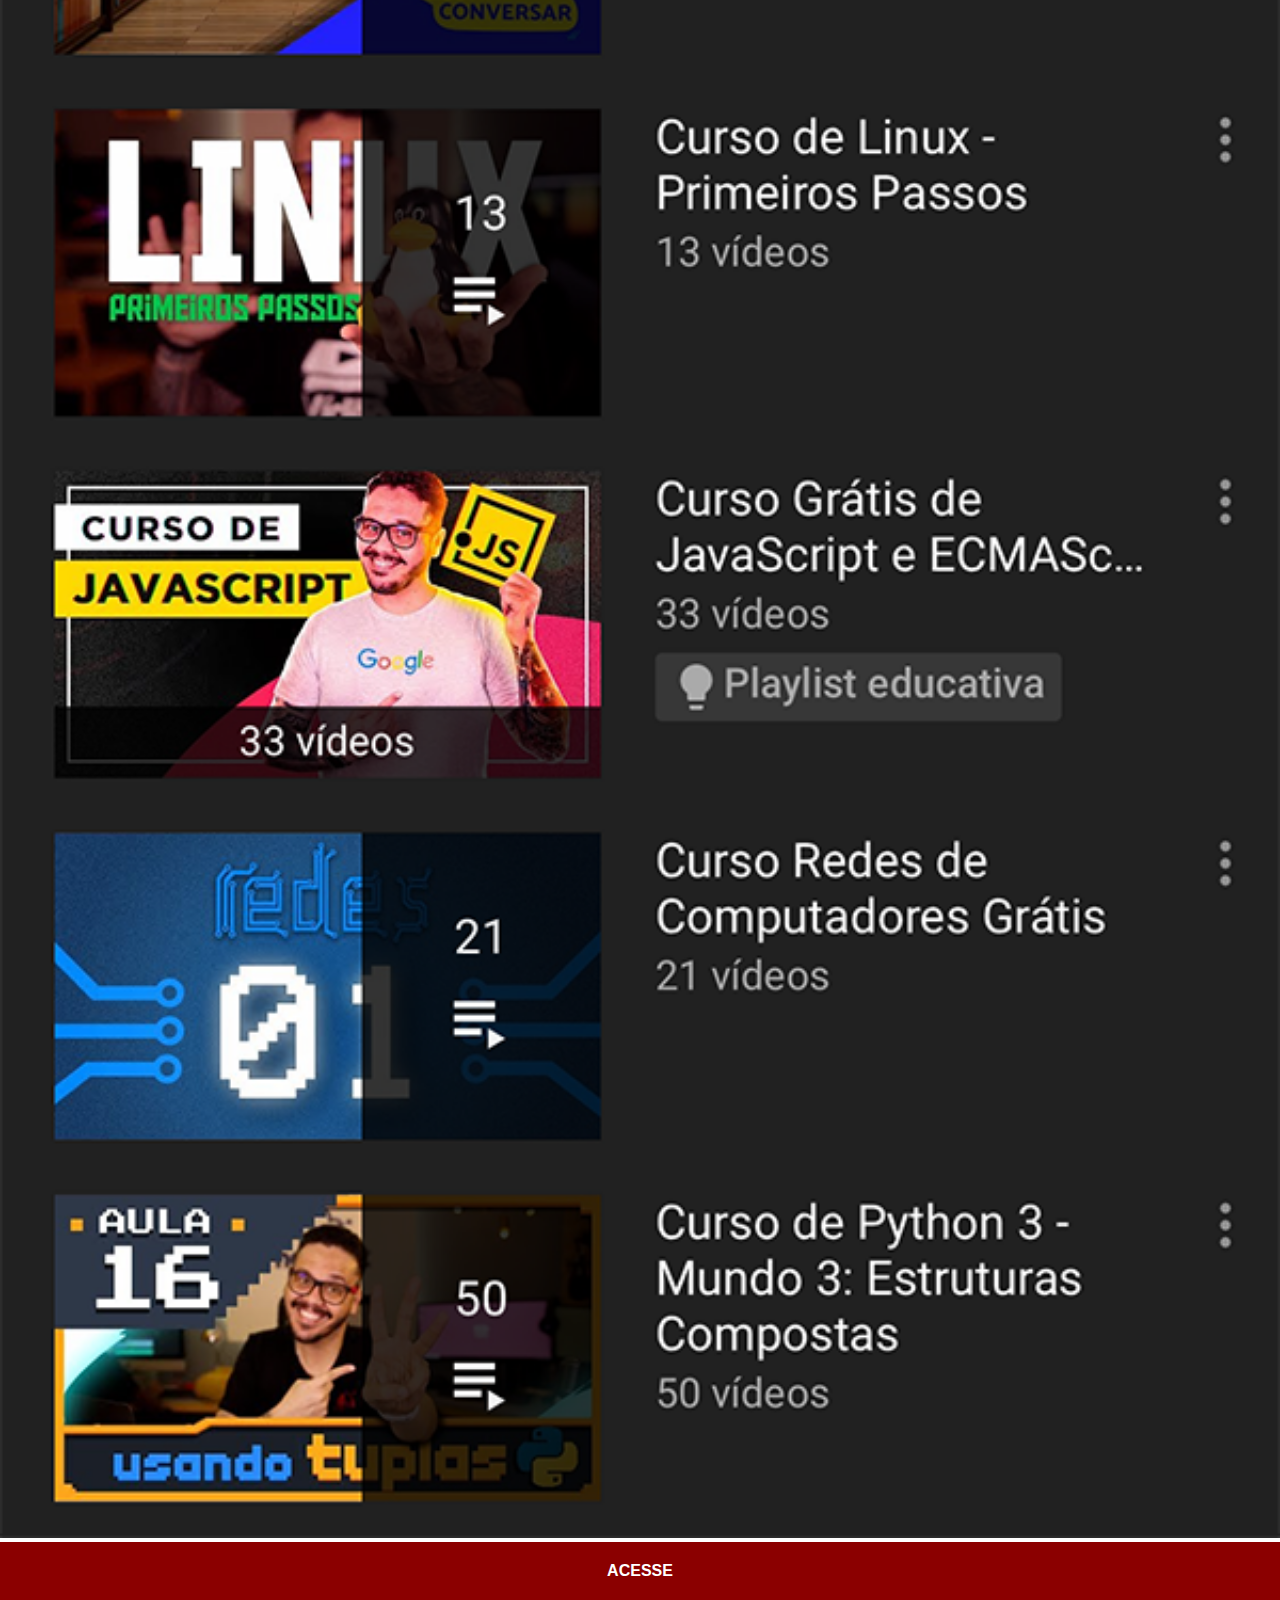
<file: youtube.html>
<!DOCTYPE html>
<html lang="en">
<head>
    <meta charset="UTF-8">
    <meta http-equiv="X-UA-Compatible" content="IE=edge">
    <meta name="viewport" content="width=device-width, initial-scale=1.0">
    <title>youtube</title>
    <link rel="stylesheet" href="style/social.css">
</head>
<body>
    
    <img src="imagens/imagens/tela-youtube.png" alt="youtube">

    <a href="https://www.youtube.com/@CursoemVideo/playlists" target="_blank">ACESSE</a>

</body>
</html>
</file>
<file: style/style.css>
@charset "utf-8";
* {
    margin: 0px;
    padding: 0px;
    font-family: Arial, Helvetica, sans-serif;
}
html, body {
    height: 100vh;
    width: 100vw;
    background-color: black;
}
body {
    background-image: url(../imagens/imagens/fundo-madeira.jpg);
    background-size: cover;
    background-repeat: no-repeat;
    position: top center;
    background-attachment: fixed;
}
main {
    height: 100vh;
    position: relative;
    
}
section#telefone {
    background-image: url(../imagens/imagens/frame-iphone.png);
    background-repeat: no-repeat;
    height: 627px;
    width: 311px;
    position: absolute;
    top: 50%;
    left: 50%;
    transform: translate(-50%, -50%);
}
iframe#tela {
    position: relative;
    top: 80px;
    left: 21px;
    height: 471px;
    width: 267px;
}
section#redes-sociais {
    text-align: right;
}
section#redes-sociais img {
    width: 50px;
    margin: 10px;
    border-radius: 50%;
    box-shadow: 2px 2px 5px rgba(0, 0, 0, 0.400);
    box-sizing: border-box;
}
section#redes-sociais img:hover {
    border: 2px solid rgba(255, 255, 255, 0.637);
    transform: translate(-3px, -3px);
    box-shadow: 5px 5px 10px rgba(0, 0, 0, 0.603);
    transition: .3s border 1s;

}
</file>
<file: style/social.css>
@charset 'utf-8';

* {
    margin: 0px;
    padding: 0px;
    font-family: Arial, Helvetica, sans-serif;
}
::-webkit-scrollbar {
    width: 0px;
    height: 0px;
}
img {
    width: 100vw;
}
a {
    display: block;
    background-color: darkred;
    color: white;
    padding: 20px;
    text-align: center;
    font-weight: bolder;
    text-decoration: none;
}
a:hover {
    background-color: red;
}
</file>
